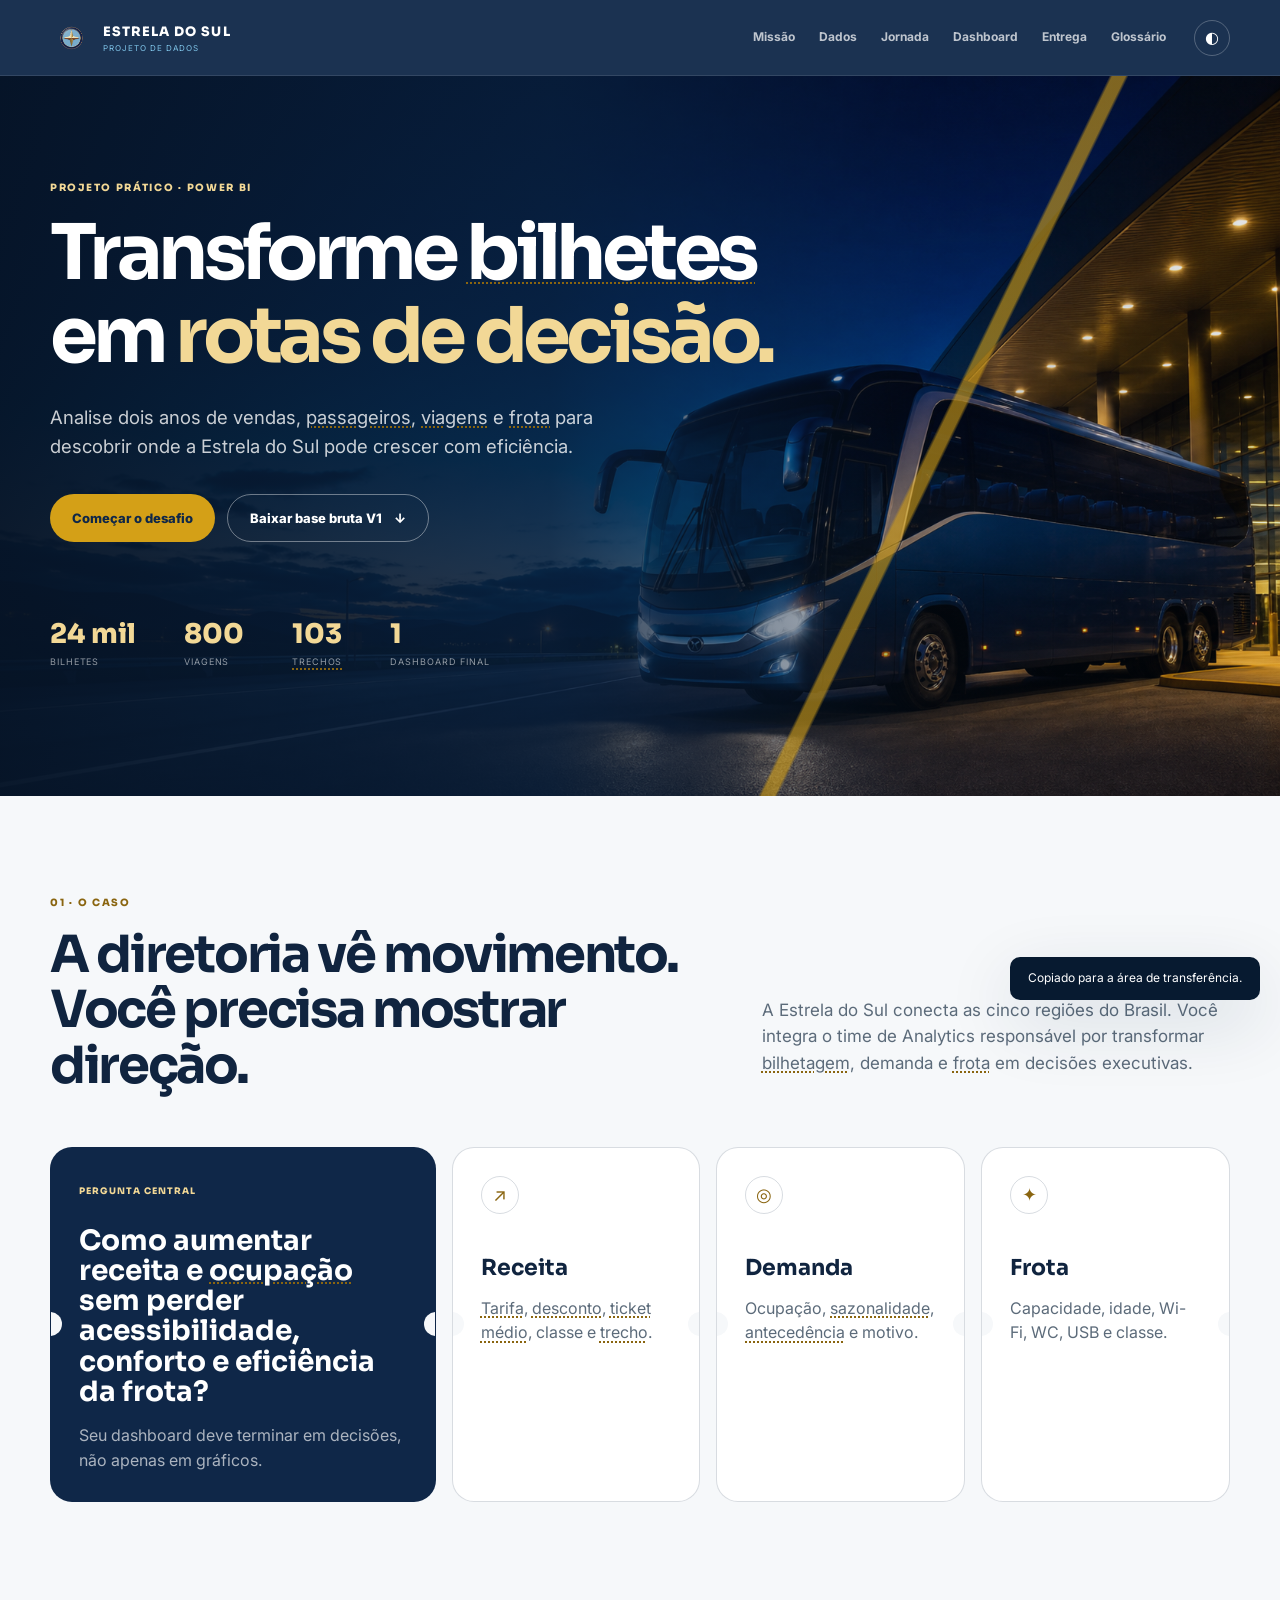
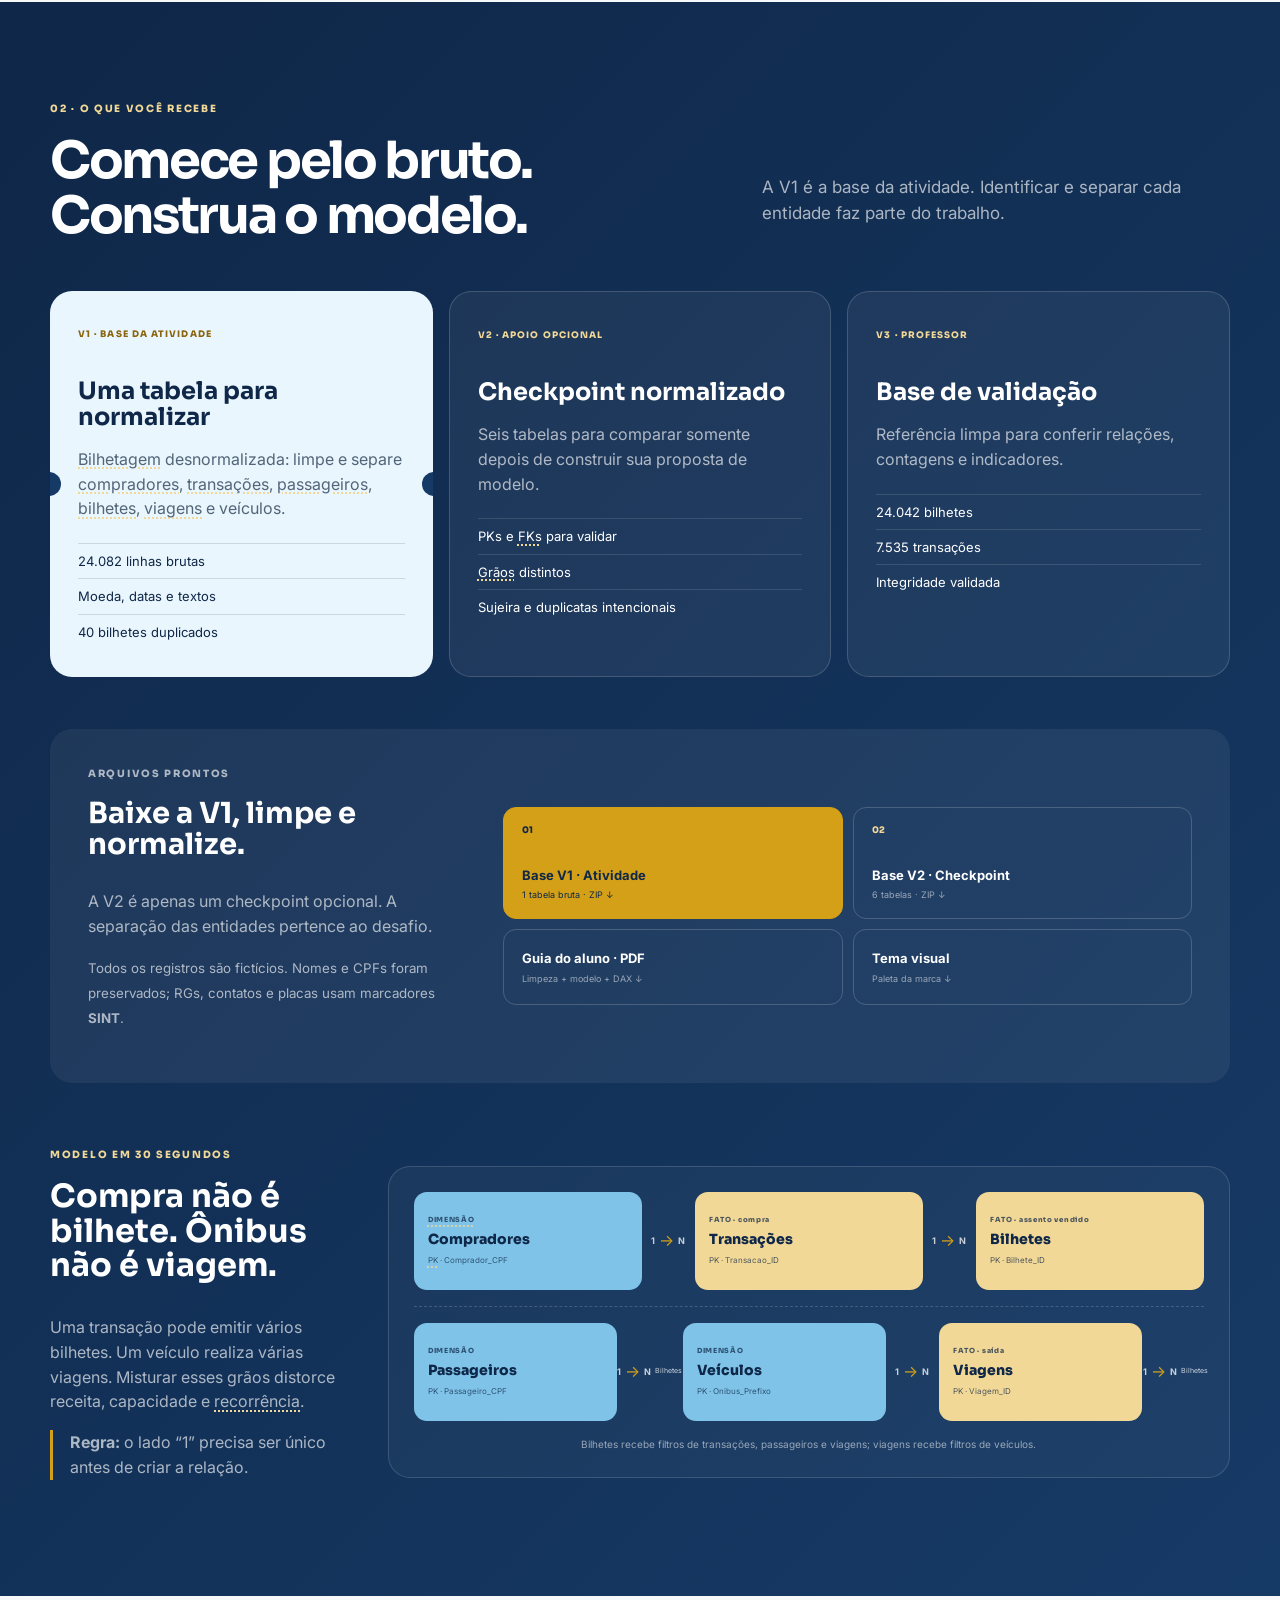
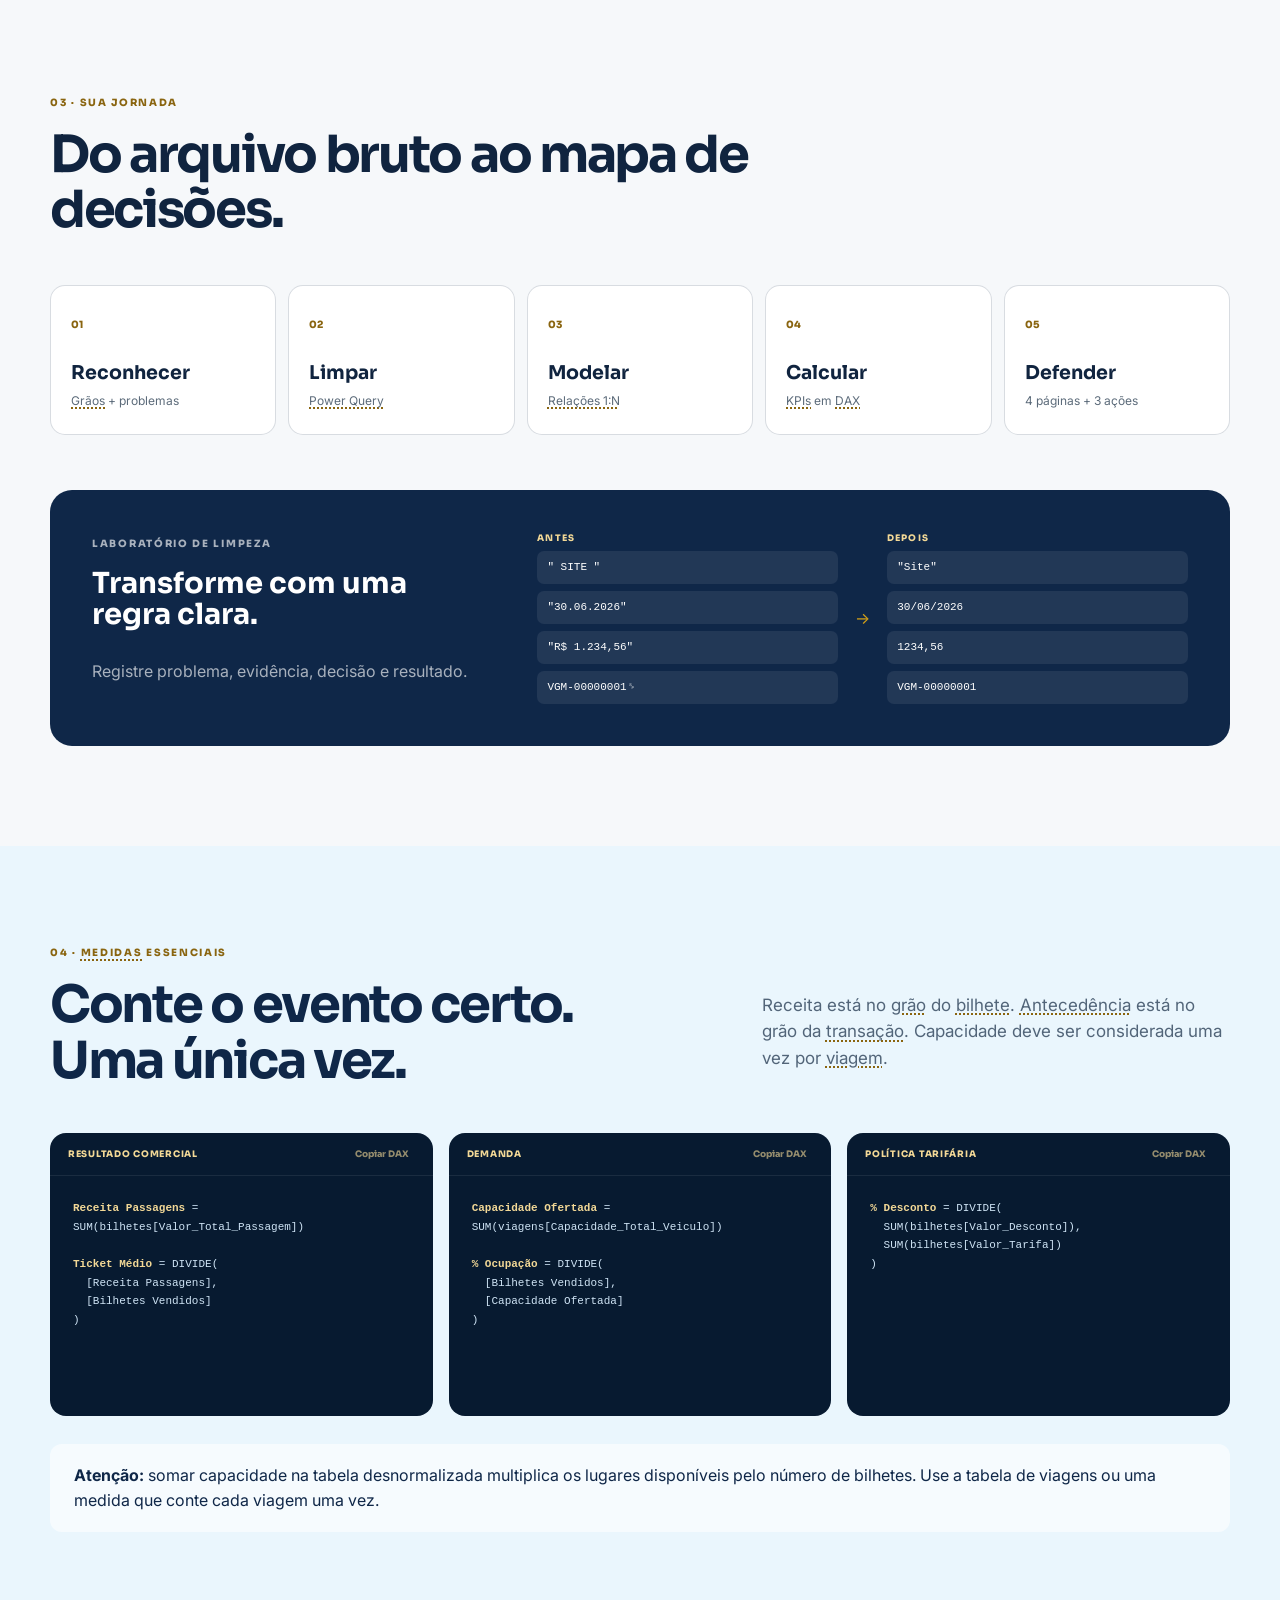
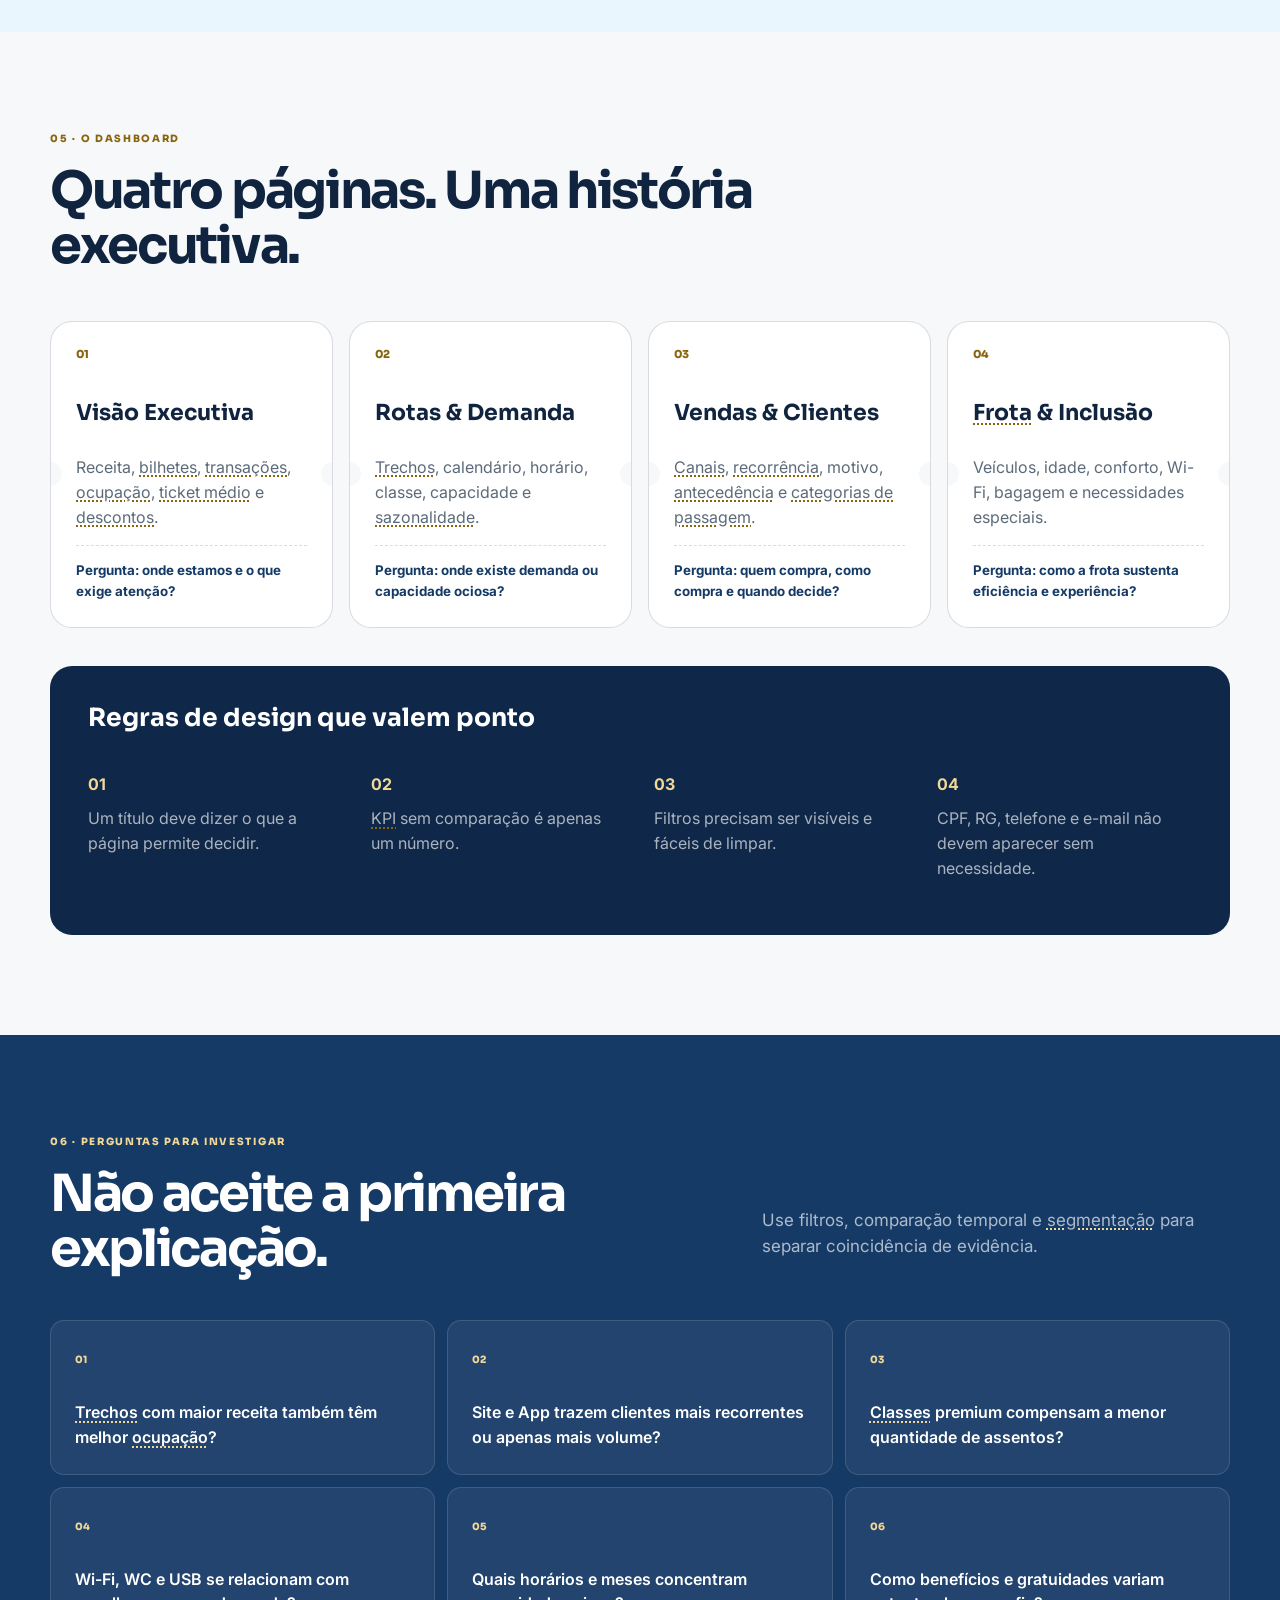
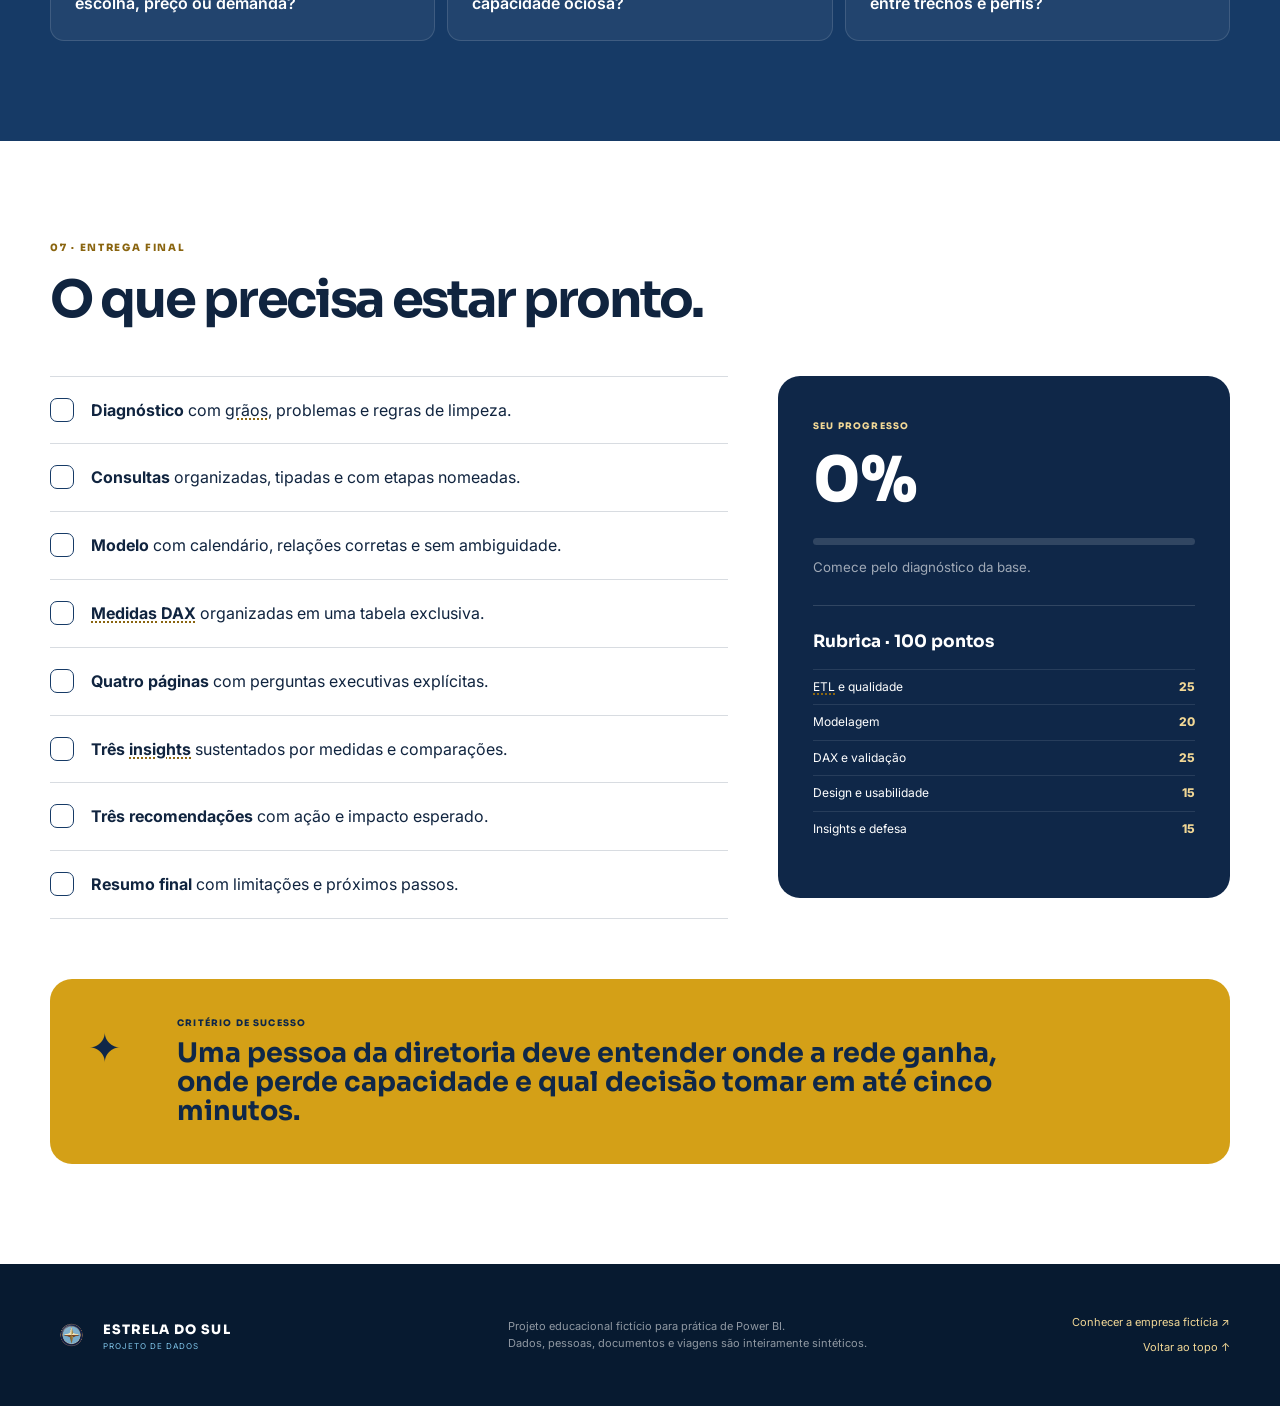
<file: index.html>
<!doctype html>
<html lang="pt-BR">
<head>
  <meta charset="utf-8">
  <meta name="viewport" content="width=device-width, initial-scale=1">
  <meta name="description" content="Desafio completo de Power BI com dados sintéticos de bilhetagem rodoviária da empresa fictícia Estrela do Sul.">
  <meta name="theme-color" content="#0f2748">
  <meta property="og:title" content="Estrela do Sul — Desafio Power BI">
  <meta property="og:description" content="Da bilhetagem à decisão: analise receita, demanda, clientes e frota.">
  <meta property="og:type" content="website">
  <meta property="og:url" content="https://profmv.github.io/kit-estrela-do-sul/">
  <meta property="og:image" content="https://profmv.github.io/kit-estrela-do-sul/assets/estrela-do-sul-hero.png">
  <link rel="canonical" href="https://profmv.github.io/kit-estrela-do-sul/">
  <link rel="icon" type="image/png" href="assets/logo-estreladosul.png">
  <title>Estrela do Sul — Desafio Power BI</title>
  <link rel="preconnect" href="https://fonts.googleapis.com">
  <link rel="preconnect" href="https://fonts.gstatic.com" crossorigin>
  <link href="https://fonts.googleapis.com/css2?family=Inter:wght@400;500;600;700&family=Sora:wght@600;700;800&display=swap" rel="stylesheet">
  <link rel="stylesheet" href="styles.css">
</head>
<body data-page="project">
  <a class="skip-link" href="#conteudo">Pular para o conteúdo</a>
  <div class="reading-progress" aria-hidden="true"><span id="readingBar"></span></div>
  <header class="topbar">
    <a class="brand" href="#inicio" aria-label="Estrela do Sul — início"><img src="assets/logo-estreladosul.png" alt=""><span><strong>Estrela do Sul</strong><small>Projeto de dados</small></span></a>
    <button class="menu-button" id="menuButton" type="button" aria-expanded="false" aria-controls="mainNav">Menu</button>
    <nav id="mainNav" aria-label="Navegação principal"><a href="#missao">Missão</a><a href="#dados">Dados</a><a href="#jornada">Jornada</a><a href="#dashboard">Dashboard</a><a href="#entrega">Entrega</a><a href="glossario.html">Glossário</a></nav>
    <button class="theme-button" id="themeButton" type="button" aria-label="Alternar tema">◐</button>
  </header>

  <main id="conteudo">
    <section class="hero" id="inicio">
      <img class="hero-image" src="assets/estrela-do-sul-hero.png" alt="Ônibus rodoviário moderno em um terminal ao anoitecer"><div class="hero-shade"></div>
      <div class="wrap hero-content">
        <p class="eyebrow">PROJETO PRÁTICO · POWER BI</p><h1>Transforme bilhetes em <em>rotas de decisão.</em></h1>
        <p class="hero-copy">Analise dois anos de vendas, passageiros, viagens e frota para descobrir onde a Estrela do Sul pode crescer com eficiência.</p>
        <div class="hero-actions"><a class="button primary" href="#missao">Começar o desafio</a><a class="button ghost" href="downloads/base-v1-iniciante.zip" download>Baixar base bruta V1 <span>↓</span></a></div>
        <dl class="hero-stats" aria-label="Resumo da base"><div><dt>24 mil</dt><dd>bilhetes</dd></div><div><dt>800</dt><dd>viagens</dd></div><div><dt>103</dt><dd>trechos</dd></div><div><dt>1</dt><dd>dashboard final</dd></div></dl>
      </div>
    </section>

    <section class="section intro" id="missao">
      <div class="wrap split-heading"><div><p class="eyebrow dark">01 · O CASO</p><h2>A diretoria vê movimento.<br>Você precisa mostrar direção.</h2></div><p class="section-lead">A Estrela do Sul conecta as cinco regiões do Brasil. Você integra o time de Analytics responsável por transformar bilhetagem, demanda e frota em decisões executivas.</p></div>
      <div class="wrap brief-grid">
        <article class="brief-card featured ticket-card"><span class="card-label">PERGUNTA CENTRAL</span><h3>Como aumentar receita e ocupação sem perder acessibilidade, conforto e eficiência da frota?</h3><p>Seu dashboard deve terminar em decisões, não apenas em gráficos.</p></article>
        <article class="brief-card ticket-card"><span class="icon-chip" aria-hidden="true">↗</span><h3>Receita</h3><p>Tarifa, desconto, ticket médio, classe e trecho.</p></article>
        <article class="brief-card ticket-card"><span class="icon-chip" aria-hidden="true">◎</span><h3>Demanda</h3><p>Ocupação, sazonalidade, antecedência e motivo.</p></article>
        <article class="brief-card ticket-card"><span class="icon-chip" aria-hidden="true">✦</span><h3>Frota</h3><p>Capacidade, idade, Wi-Fi, WC, USB e classe.</p></article>
      </div>
    </section>

    <section class="section data-section" id="dados">
      <div class="wrap">
        <p class="eyebrow">02 · O QUE VOCÊ RECEBE</p><div class="section-title-row"><h2>Comece pelo bruto. Construa o modelo.</h2><p>A V1 é a base da atividade. Identificar e separar cada entidade faz parte do trabalho.</p></div>
        <div class="version-grid">
          <article class="version-card recommended ticket-card"><span class="version-tag">V1 · BASE DA ATIVIDADE</span><h3>Uma tabela para normalizar</h3><p>Bilhetagem desnormalizada: limpe e separe compradores, transações, passageiros, bilhetes, viagens e veículos.</p><ul><li>24.082 linhas brutas</li><li>Moeda, datas e textos</li><li>40 bilhetes duplicados</li></ul></article>
          <article class="version-card"><span class="version-tag">V2 · APOIO OPCIONAL</span><h3>Checkpoint normalizado</h3><p>Seis tabelas para comparar somente depois de construir sua proposta de modelo.</p><ul><li>PKs e FKs para validar</li><li>Grãos distintos</li><li>Sujeira e duplicatas intencionais</li></ul></article>
          <article class="version-card"><span class="version-tag">V3 · PROFESSOR</span><h3>Base de validação</h3><p>Referência limpa para conferir relações, contagens e indicadores.</p><ul><li>24.042 bilhetes</li><li>7.535 transações</li><li>Integridade validada</li></ul></article>
        </div>
        <div class="download-panel">
          <div><p class="eyebrow">ARQUIVOS PRONTOS</p><h3>Baixe a V1, limpe e normalize.</h3><p>A V2 é apenas um checkpoint opcional. A separação das entidades pertence ao desafio.</p><p><small>Todos os registros são fictícios. Nomes e CPFs foram preservados; RGs, contatos e placas usam marcadores <strong>SINT</strong>.</small></p></div>
          <div class="download-links"><a class="download-main recommended-download" href="downloads/base-v1-iniciante.zip" download><b>01</b><strong>Base V1 · Atividade</strong><span>1 tabela bruta · ZIP ↓</span></a><a class="download-main" href="downloads/base-v2-desafio.zip" download><b>02</b><strong>Base V2 · Checkpoint</strong><span>6 tabelas · ZIP ↓</span></a><a href="downloads/GUIA_DO_ALUNO_POWERBI.pdf" download><strong>Guia do aluno · PDF</strong><span>Limpeza + modelo + DAX ↓</span></a><a href="assets/tema-estreladosul.json" download><strong>Tema visual</strong><span>Paleta da marca ↓</span></a></div>
        </div>
        <div class="schema" aria-label="Mapa dos relacionamentos sugeridos">
          <div class="schema-copy"><p class="eyebrow">MODELO EM 30 SEGUNDOS</p><h3>Compra não é bilhete. Ônibus não é viagem.</h3><p>Uma transação pode emitir vários bilhetes. Um veículo realiza várias viagens. Misturar esses grãos distorce receita, capacidade e recorrência.</p><p class="schema-tip"><strong>Regra:</strong> o lado “1” precisa ser único antes de criar a relação.</p></div>
          <div class="model-board">
            <div class="model-row main-model-row"><article class="model-node dim-node"><span>DIMENSÃO</span><strong>Compradores</strong><small>PK · Comprador_CPF</small></article><div class="model-link"><b>1</b><i>→</i><b>N</b></div><article class="model-node fact-node"><span>FATO · compra</span><strong>Transações</strong><small>PK · Transacao_ID</small></article><div class="model-link"><b>1</b><i>→</i><b>N</b></div><article class="model-node fact-node"><span>FATO · assento vendido</span><strong>Bilhetes</strong><small>PK · Bilhete_ID</small></article></div>
            <div class="model-row branch-model-row"><article class="model-node dim-node"><span>DIMENSÃO</span><strong>Passageiros</strong><small>PK · Passageiro_CPF</small></article><div class="model-link"><b>1</b><i>→</i><b>N</b><small>Bilhetes</small></div><article class="model-node dim-node"><span>DIMENSÃO</span><strong>Veículos</strong><small>PK · Onibus_Prefixo</small></article><div class="model-link"><b>1</b><i>→</i><b>N</b></div><article class="model-node fact-node"><span>FATO · saída</span><strong>Viagens</strong><small>PK · Viagem_ID</small></article><div class="model-link"><b>1</b><i>→</i><b>N</b><small>Bilhetes</small></div></div>
            <p class="model-caption">Bilhetes recebe filtros de transações, passageiros e viagens; viagens recebe filtros de veículos.</p>
          </div>
        </div>
      </div>
    </section>

    <section class="section journey" id="jornada"><div class="wrap"><p class="eyebrow dark">03 · SUA JORNADA</p><h2>Do arquivo bruto ao mapa de decisões.</h2>
      <div class="compact-steps"><article><span>01</span><h3>Reconhecer</h3><p>Grãos + problemas</p></article><article><span>02</span><h3>Limpar</h3><p>Power Query</p></article><article><span>03</span><h3>Modelar</h3><p>Relações 1:N</p></article><article><span>04</span><h3>Calcular</h3><p>KPIs em DAX</p></article><article><span>05</span><h3>Defender</h3><p>4 páginas + 3 ações</p></article></div>
      <div class="cleaning-lab"><div><p class="eyebrow">LABORATÓRIO DE LIMPEZA</p><h3>Transforme com uma regra clara.</h3><p>Registre problema, evidência, decisão e resultado.</p></div><div class="before-after"><div><span>ANTES</span><code>" SITE "</code><code>"30.06.2026"</code><code>"R$ 1.234,56"</code><code>VGM-00000001␠</code></div><div class="arrow" aria-hidden="true">→</div><div><span>DEPOIS</span><code>"Site"</code><code>30/06/2026</code><code>1234,56</code><code>VGM-00000001</code></div></div></div>
    </div></section>

    <section class="section dax-section" id="medidas"><div class="wrap"><div class="section-title-row"><div><p class="eyebrow">04 · MEDIDAS ESSENCIAIS</p><h2>Conte o evento certo. Uma única vez.</h2></div><p>Receita está no grão do bilhete. Antecedência está no grão da transação. Capacidade deve ser considerada uma vez por viagem.</p></div>
      <div class="dax-grid">
        <article class="dax-card"><div><span>Resultado comercial</span><button class="copy-button" data-copy="Receita Passagens =&#10;SUM(bilhetes[Valor_Total_Passagem])&#10;&#10;Ticket Médio =&#10;DIVIDE([Receita Passagens], [Bilhetes Vendidos])">Copiar DAX</button></div><pre><code><b>Receita Passagens</b> =
SUM(bilhetes[Valor_Total_Passagem])

<b>Ticket Médio</b> = DIVIDE(
  [Receita Passagens],
  [Bilhetes Vendidos]
)</code></pre></article>
        <article class="dax-card"><div><span>Demanda</span><button class="copy-button" data-copy="Capacidade Ofertada =&#10;SUM(viagens[Capacidade_Total_Veiculo])&#10;&#10;% Ocupação =&#10;DIVIDE([Bilhetes Vendidos], [Capacidade Ofertada])">Copiar DAX</button></div><pre><code><b>Capacidade Ofertada</b> =
SUM(viagens[Capacidade_Total_Veiculo])

<b>% Ocupação</b> = DIVIDE(
  [Bilhetes Vendidos],
  [Capacidade Ofertada]
)</code></pre></article>
        <article class="dax-card"><div><span>Política tarifária</span><button class="copy-button" data-copy="% Desconto =&#10;DIVIDE(&#10;  SUM(bilhetes[Valor_Desconto]),&#10;  SUM(bilhetes[Valor_Tarifa])&#10;)">Copiar DAX</button></div><pre><code><b>% Desconto</b> = DIVIDE(
  SUM(bilhetes[Valor_Desconto]),
  SUM(bilhetes[Valor_Tarifa])
)</code></pre></article>
      </div><p class="note"><strong>Atenção:</strong> somar capacidade na tabela desnormalizada multiplica os lugares disponíveis pelo número de bilhetes. Use a tabela de viagens ou uma medida que conte cada viagem uma vez.</p>
    </div></section>

    <section class="section dashboard-section" id="dashboard"><div class="wrap"><p class="eyebrow dark">05 · O DASHBOARD</p><h2>Quatro páginas. Uma história executiva.</h2>
      <div class="page-grid"><article class="page-card ticket-card"><span>01</span><h3>Visão Executiva</h3><p>Receita, bilhetes, transações, ocupação, ticket médio e descontos.</p><small>Pergunta: onde estamos e o que exige atenção?</small></article><article class="page-card ticket-card"><span>02</span><h3>Rotas &amp; Demanda</h3><p>Trechos, calendário, horário, classe, capacidade e sazonalidade.</p><small>Pergunta: onde existe demanda ou capacidade ociosa?</small></article><article class="page-card ticket-card"><span>03</span><h3>Vendas &amp; Clientes</h3><p>Canais, recorrência, motivo, antecedência e categorias de passagem.</p><small>Pergunta: quem compra, como compra e quando decide?</small></article><article class="page-card ticket-card"><span>04</span><h3>Frota &amp; Inclusão</h3><p>Veículos, idade, conforto, Wi-Fi, bagagem e necessidades especiais.</p><small>Pergunta: como a frota sustenta eficiência e experiência?</small></article></div>
      <div class="visual-rules"><h3>Regras de design que valem ponto</h3><div><p><strong>01</strong> Um título deve dizer o que a página permite decidir.</p><p><strong>02</strong> KPI sem comparação é apenas um número.</p><p><strong>03</strong> Filtros precisam ser visíveis e fáceis de limpar.</p><p><strong>04</strong> CPF, RG, telefone e e-mail não devem aparecer sem necessidade.</p></div></div>
    </div></section>

    <section class="section insight-section"><div class="wrap"><div class="section-title-row"><div><p class="eyebrow">06 · PERGUNTAS PARA INVESTIGAR</p><h2>Não aceite a primeira explicação.</h2></div><p>Use filtros, comparação temporal e segmentação para separar coincidência de evidência.</p></div>
      <div class="question-grid"><article><span>01</span><p>Trechos com maior receita também têm melhor ocupação?</p></article><article><span>02</span><p>Site e App trazem clientes mais recorrentes ou apenas mais volume?</p></article><article><span>03</span><p>Classes premium compensam a menor quantidade de assentos?</p></article><article><span>04</span><p>Wi-Fi, WC e USB se relacionam com escolha, preço ou demanda?</p></article><article><span>05</span><p>Quais horários e meses concentram capacidade ociosa?</p></article><article><span>06</span><p>Como benefícios e gratuidades variam entre trechos e perfis?</p></article></div>
    </div></section>

    <section class="section delivery" id="entrega"><div class="wrap"><p class="eyebrow dark">07 · ENTREGA FINAL</p><h2>O que precisa estar pronto.</h2>
      <div class="delivery-layout"><div class="checklist" id="checklist"><label><input type="checkbox" data-task="diagnosis"><span><strong>Diagnóstico</strong> com grãos, problemas e regras de limpeza.</span></label><label><input type="checkbox" data-task="query"><span><strong>Consultas</strong> organizadas, tipadas e com etapas nomeadas.</span></label><label><input type="checkbox" data-task="model"><span><strong>Modelo</strong> com calendário, relações corretas e sem ambiguidade.</span></label><label><input type="checkbox" data-task="dax"><span><strong>Medidas DAX</strong> organizadas em uma tabela exclusiva.</span></label><label><input type="checkbox" data-task="pages"><span><strong>Quatro páginas</strong> com perguntas executivas explícitas.</span></label><label><input type="checkbox" data-task="insights"><span><strong>Três insights</strong> sustentados por medidas e comparações.</span></label><label><input type="checkbox" data-task="actions"><span><strong>Três recomendações</strong> com ação e impacto esperado.</span></label><label><input type="checkbox" data-task="summary"><span><strong>Resumo final</strong> com limitações e próximos passos.</span></label></div>
        <aside class="score-card"><p>SEU PROGRESSO</p><strong id="progressValue">0%</strong><div class="progress-track"><span id="taskProgress"></span></div><small id="progressMessage">Comece pelo diagnóstico da base.</small><hr><h3>Rubrica · 100 pontos</h3><dl><div><dt>ETL e qualidade</dt><dd>25</dd></div><div><dt>Modelagem</dt><dd>20</dd></div><div><dt>DAX e validação</dt><dd>25</dd></div><div><dt>Design e usabilidade</dt><dd>15</dd></div><div><dt>Insights e defesa</dt><dd>15</dd></div></dl></aside></div>
      <div class="final-callout"><span aria-hidden="true">✦</span><div><p>CRITÉRIO DE SUCESSO</p><h3>Uma pessoa da diretoria deve entender onde a rede ganha, onde perde capacidade e qual decisão tomar em até cinco minutos.</h3></div></div>
    </div></section>
  </main>

  <footer><div class="wrap footer-grid"><div class="brand footer-brand"><img src="assets/logo-estreladosul.png" alt=""><span><strong>Estrela do Sul</strong><small>Projeto de dados</small></span></div><p>Projeto educacional fictício para prática de Power BI.<br>Dados, pessoas, documentos e viagens são inteiramente sintéticos.</p><div><a href="https://sitefic-estreladosul.onrender.com/" target="_blank" rel="noopener">Conhecer a empresa fictícia ↗</a><a href="#inicio">Voltar ao topo ↑</a></div></div></footer>
  <div class="toast" id="toast" role="status" aria-live="polite">Copiado para a área de transferência.</div><script src="script.js" defer></script>
</body>
</html>
</file>
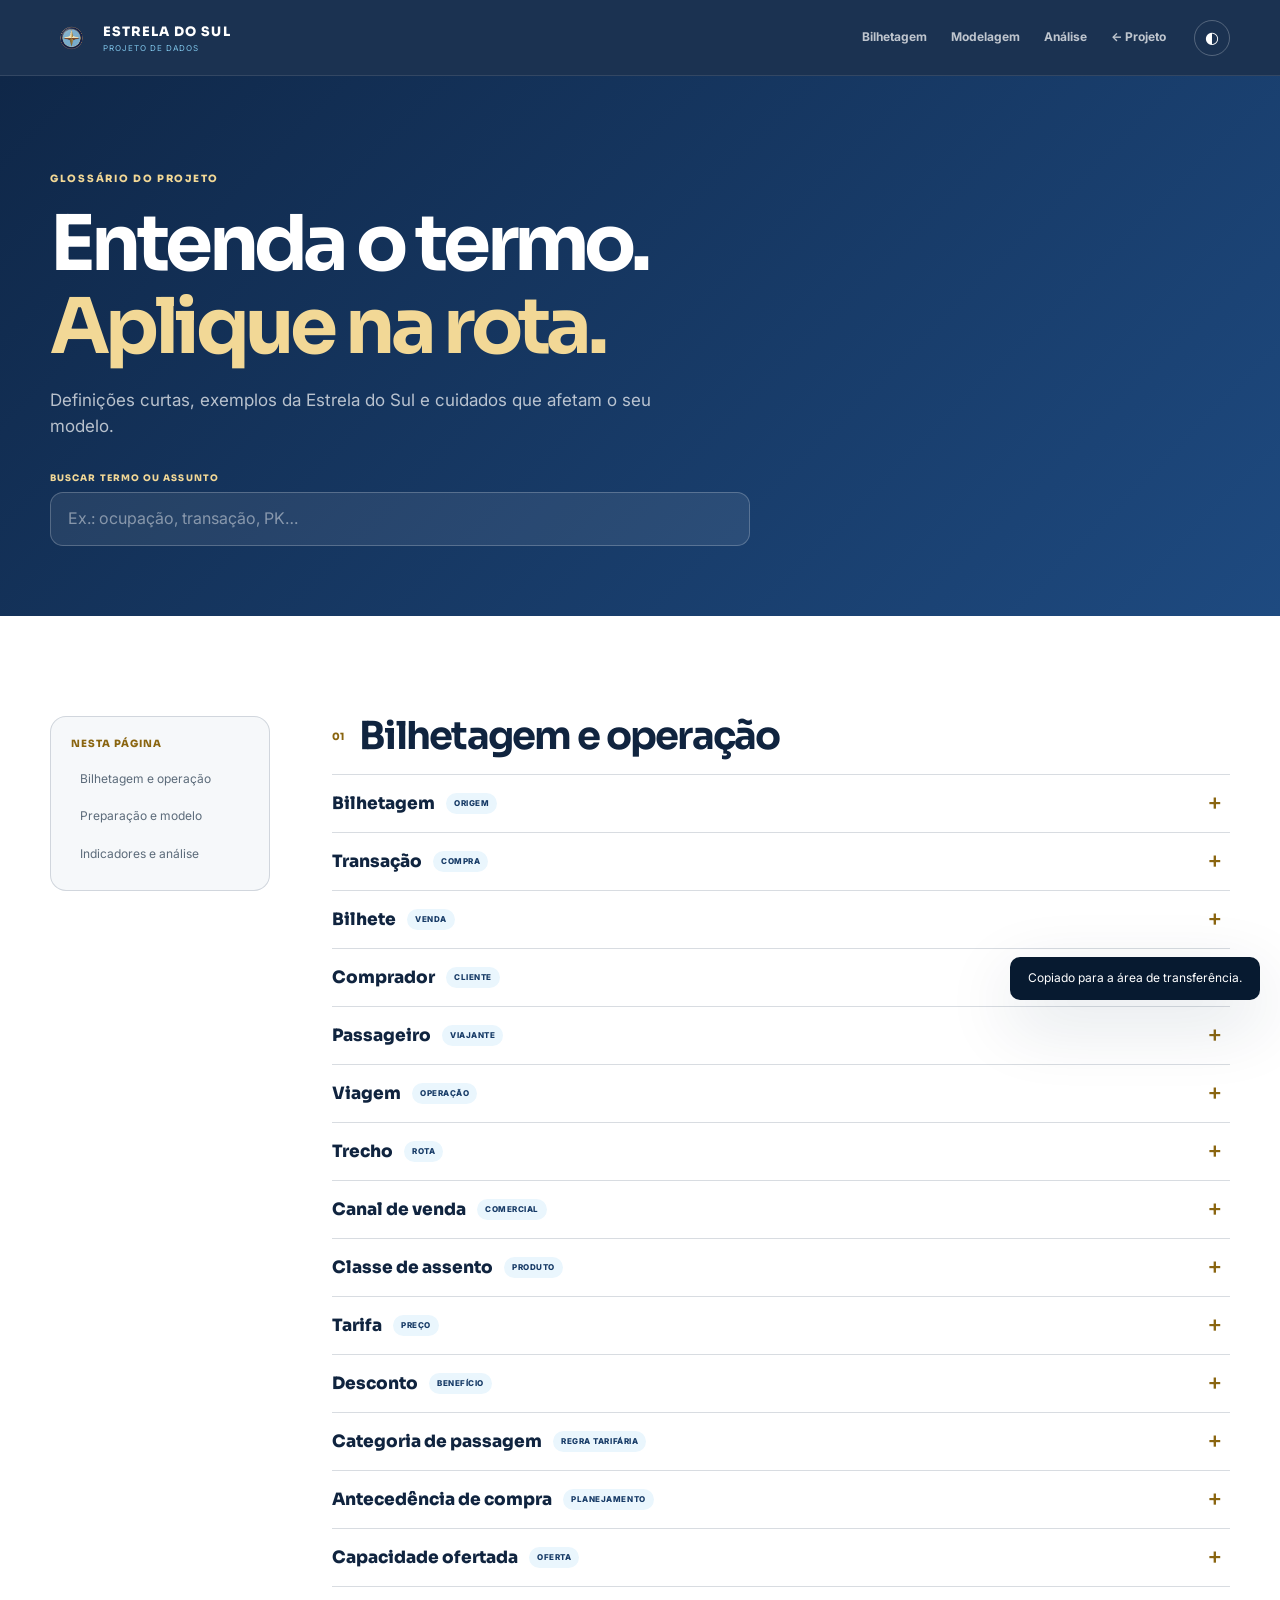
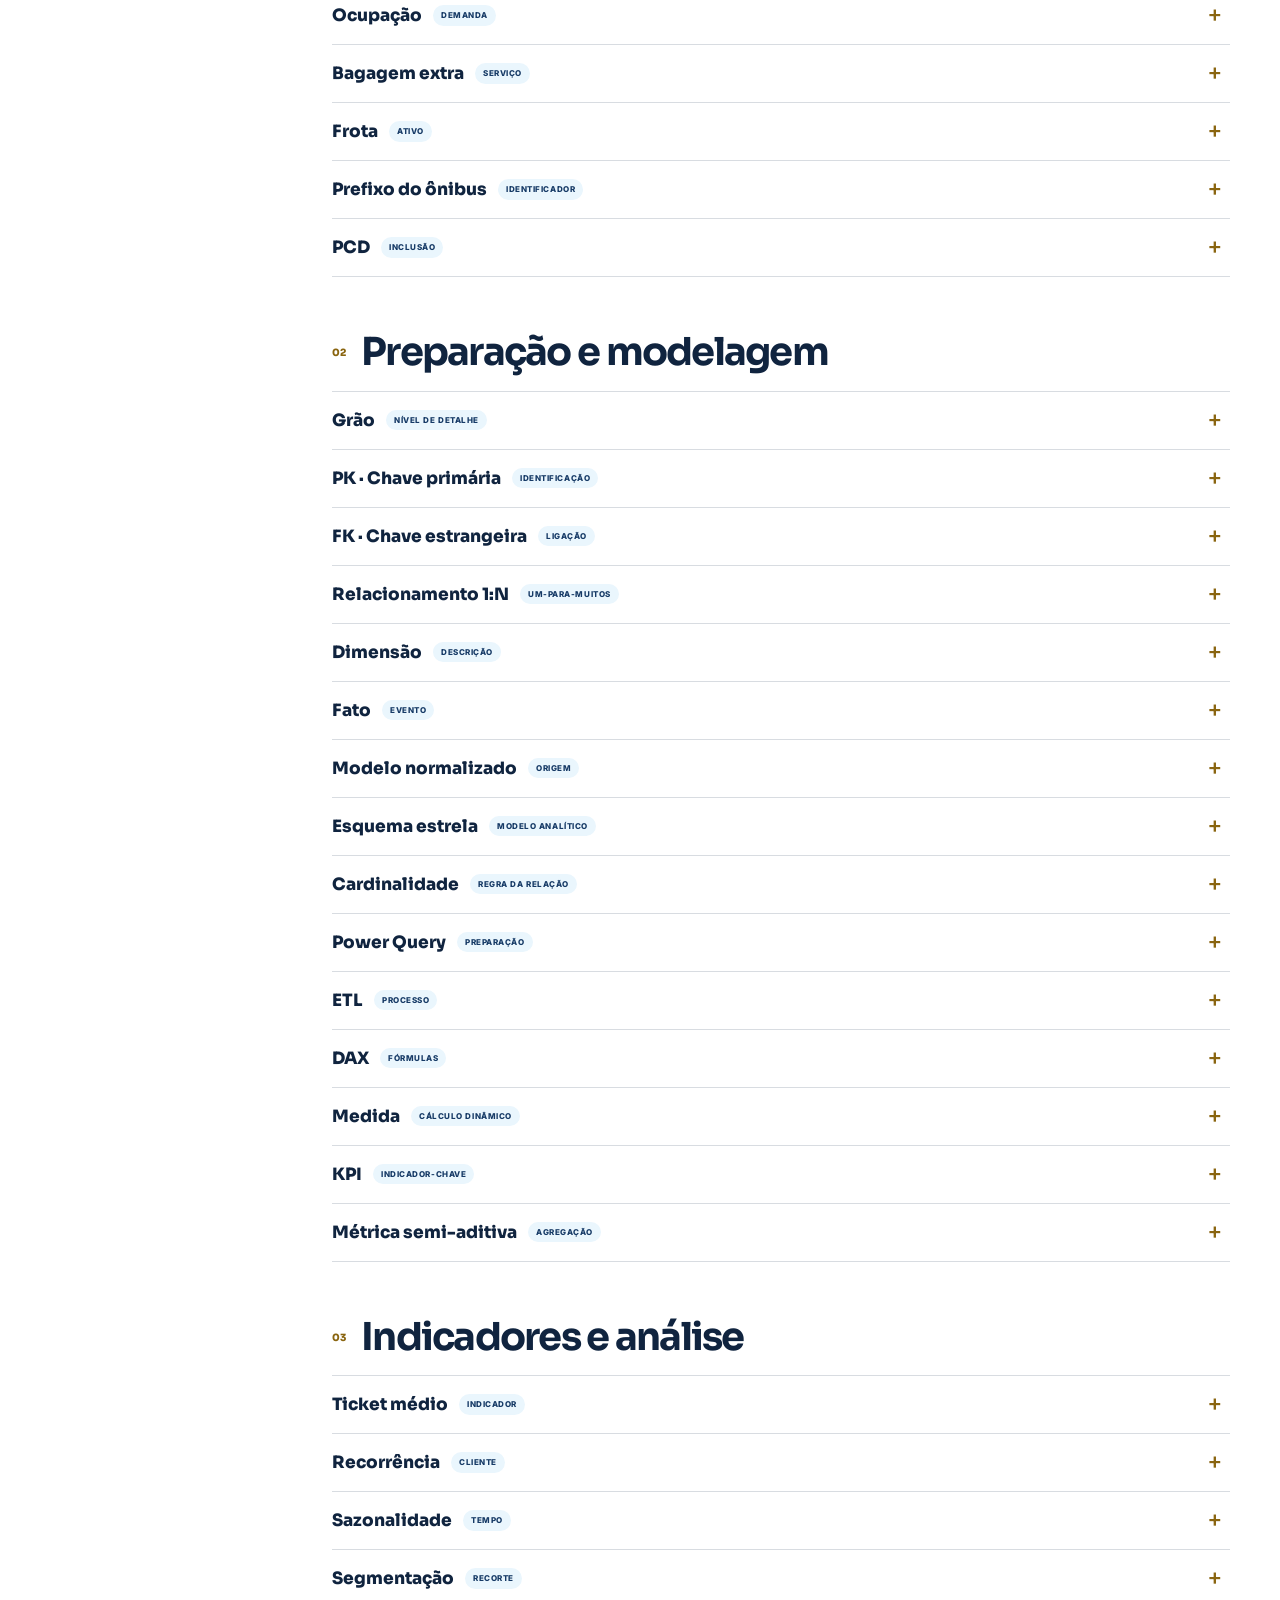
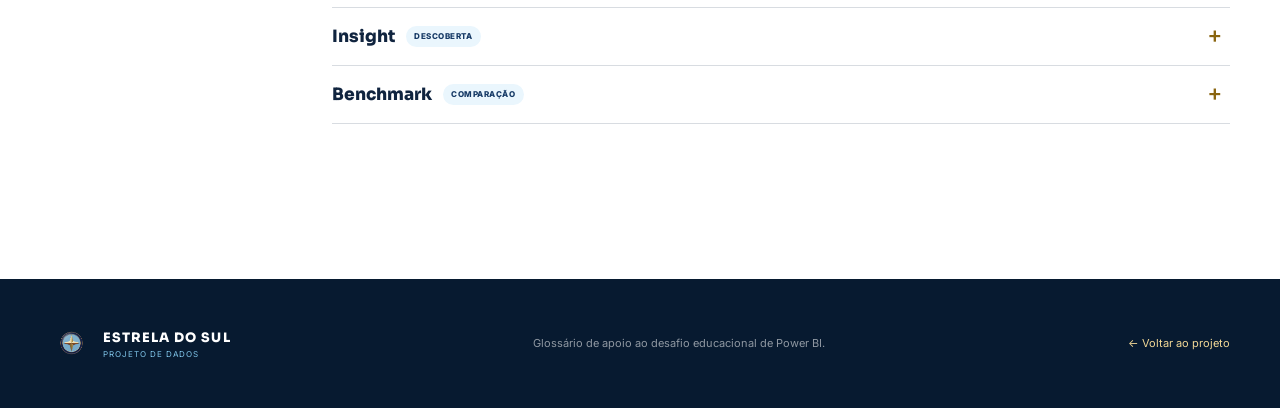
<file: glossario.html>
<!doctype html>
<html lang="pt-BR">
<head>
  <meta charset="utf-8"><meta name="viewport" content="width=device-width, initial-scale=1">
  <meta name="description" content="Glossário contextual do desafio Power BI Estrela do Sul."><meta name="theme-color" content="#0f2748">
  <title>Glossário — Estrela do Sul</title>
  <link rel="canonical" href="https://profmv.github.io/kit-estrela-do-sul/glossario.html">
  <link rel="icon" type="image/png" href="assets/logo-estreladosul.png">
  <link rel="preconnect" href="https://fonts.googleapis.com"><link rel="preconnect" href="https://fonts.gstatic.com" crossorigin>
  <link href="https://fonts.googleapis.com/css2?family=Inter:wght@400;500;600;700&family=Sora:wght@600;700;800&display=swap" rel="stylesheet"><link rel="stylesheet" href="styles.css">
</head>
<body data-page="glossary">
  <a class="skip-link" href="#glossario">Pular para o conteúdo</a><div class="reading-progress" aria-hidden="true"><span id="readingBar"></span></div>
  <header class="topbar">
    <a class="brand" href="index.html" aria-label="Estrela do Sul — voltar ao projeto"><img src="assets/logo-estreladosul.png" alt=""><span><strong>Estrela do Sul</strong><small>Projeto de dados</small></span></a>
    <button class="menu-button" id="menuButton" type="button" aria-expanded="false" aria-controls="mainNav">Menu</button>
    <nav id="mainNav" aria-label="Navegação do glossário"><a href="#negocio">Bilhetagem</a><a href="#modelagem">Modelagem</a><a href="#analise">Análise</a><a href="index.html">← Projeto</a></nav>
    <button class="theme-button" id="themeButton" type="button" aria-label="Alternar tema">◐</button>
  </header>

  <main id="glossario">
    <section class="glossary-hero"><div class="wrap"><p class="eyebrow">GLOSSÁRIO DO PROJETO</p><h1>Entenda o termo.<br><em>Aplique na rota.</em></h1><p>Definições curtas, exemplos da Estrela do Sul e cuidados que afetam o seu modelo.</p><label class="glossary-search"><span>Buscar termo ou assunto</span><input id="glossarySearch" type="search" placeholder="Ex.: ocupação, transação, PK…" autocomplete="off"></label></div></section>
    <section class="section glossary-content"><div class="wrap glossary-layout">
      <aside class="glossary-index" aria-label="Categorias"><strong>Nesta página</strong><a href="#negocio">Bilhetagem e operação</a><a href="#modelagem">Preparação e modelo</a><a href="#analise">Indicadores e análise</a></aside>
      <div class="glossary-groups"><p class="glossary-empty" id="glossaryEmpty" hidden>Nenhum termo encontrado. Tente outra palavra.</p>

        <section class="glossary-group" id="negocio"><div class="glossary-group-title"><span>01</span><h2>Bilhetagem e operação</h2></div>
          <details class="glossary-card" id="bilhetagem"><summary><span>Bilhetagem</span><small>Origem</small></summary><div><p>Processo que registra compra, emissão e uso de passagens.</p><dl><div><dt>No projeto</dt><dd>Reúne transações, bilhetes, passageiros e viagens.</dd></div><div><dt>Cuidado</dt><dd>Uma compra pode emitir vários bilhetes.</dd></div></dl></div></details>
          <details class="glossary-card" id="transacao"><summary><span>Transação</span><small>Compra</small></summary><div><p>Evento comercial em que um comprador adquire uma ou mais passagens.</p><dl><div><dt>Grão</dt><dd>Uma linha por <code>Transacao_ID</code>.</dd></div><div><dt>Cuidado</dt><dd>Não contar cada bilhete como uma nova compra.</dd></div></dl></div></details>
          <details class="glossary-card" id="bilhete"><summary><span>Bilhete</span><small>Venda</small></summary><div><p>Direito de um passageiro ocupar um assento em uma viagem específica.</p><dl><div><dt>Grão</dt><dd>Uma linha por <code>Bilhete_ID</code>.</dd></div><div><dt>Medidas</dt><dd>Receita, desconto e quantidade vendida.</dd></div></dl></div></details>
          <details class="glossary-card" id="comprador"><summary><span>Comprador</span><small>Cliente</small></summary><div><p>Pessoa que realiza e paga a transação.</p><dl><div><dt>No projeto</dt><dd>Pode comprar para si ou para outra pessoa.</dd></div><div><dt>Análise</dt><dd>Canal, frequência e recorrência de compra.</dd></div></dl></div></details>
          <details class="glossary-card" id="passageiro"><summary><span>Passageiro</span><small>Viajante</small></summary><div><p>Pessoa que efetivamente ocupa o assento e realiza a viagem.</p><dl><div><dt>No projeto</dt><dd>Possui perfil, faixa etária e necessidades.</dd></div><div><dt>Cuidado</dt><dd>Não confundir passageiro com comprador.</dd></div></dl></div></details>
          <details class="glossary-card" id="viagem"><summary><span>Viagem</span><small>Operação</small></summary><div><p>Saída programada com data, horário, trecho, veículo e capacidade.</p><dl><div><dt>Grão</dt><dd>Uma linha por <code>Viagem_ID</code>.</dd></div><div><dt>Medidas</dt><dd>Capacidade, ocupação e receita por saída.</dd></div></dl></div></details>
          <details class="glossary-card" id="trecho"><summary><span>Trecho</span><small>Rota</small></summary><div><p>Par origem-destino atendido pela empresa.</p><dl><div><dt>No projeto</dt><dd>Há 103 trechos distintos.</dd></div><div><dt>Análise</dt><dd>Comparar receita, demanda, classe e ocupação.</dd></div></dl></div></details>
          <details class="glossary-card" id="canal-venda"><summary><span>Canal de venda</span><small>Comercial</small></summary><div><p>Meio usado para realizar a compra.</p><dl><div><dt>Valores</dt><dd>Site, App, Guichê, Televendas e Parceiros/Agências.</dd></div><div><dt>Análise</dt><dd>Volume, receita, antecedência e recorrência.</dd></div></dl></div></details>
          <details class="glossary-card" id="classe-assento"><summary><span>Classe de assento</span><small>Produto</small></summary><div><p>Nível de conforto comercializado no bilhete.</p><dl><div><dt>Valores</dt><dd>Convencional, Executivo, Semi-Leito, Leito e Leito-Cama.</dd></div><div><dt>Análise</dt><dd>Preço, capacidade e demanda variam por classe.</dd></div></dl></div></details>
          <details class="glossary-card" id="tarifa"><summary><span>Tarifa</span><small>Preço</small></summary><div><p>Valor original da passagem antes de descontos.</p><dl><div><dt>Campo</dt><dd><code>Valor_Tarifa</code>.</dd></div><div><dt>Cuidado</dt><dd>Tarifa bruta não é receita líquida.</dd></div></dl></div></details>
          <details class="glossary-card" id="desconto"><summary><span>Desconto</span><small>Benefício</small></summary><div><p>Valor abatido da tarifa conforme a categoria da passagem.</p><dl><div><dt>Regra</dt><dd>Total = tarifa − desconto.</dd></div><div><dt>Cuidado</dt><dd>Nem todo desconto é perda evitável.</dd></div></dl></div></details>
          <details class="glossary-card" id="categoria-passagem"><summary><span>Categoria de passagem</span><small>Regra tarifária</small></summary><div><p>Condição comercial ou legal aplicada ao bilhete.</p><dl><div><dt>Exemplos</dt><dd>Inteira, Meia-Estudante, PCD e Gratuidade-Idoso.</dd></div><div><dt>Análise</dt><dd>Impacto em desconto, receita e inclusão.</dd></div></dl></div></details>
          <details class="glossary-card" id="antecedencia-compra"><summary><span>Antecedência de compra</span><small>Planejamento</small></summary><div><p>Dias entre a compra e a data da viagem.</p><dl><div><dt>Grão</dt><dd>Deve ser analisada por transação.</dd></div><div><dt>Uso</dt><dd>Entender previsão e comportamento da demanda.</dd></div></dl></div></details>
          <details class="glossary-card" id="capacidade-ofertada"><summary><span>Capacidade ofertada</span><small>Oferta</small></summary><div><p>Total de assentos disponibilizados nas viagens.</p><dl><div><dt>Regra</dt><dd>Contar a capacidade uma vez por viagem.</dd></div><div><dt>Risco</dt><dd>Somar na V1 multiplica a capacidade por bilhete.</dd></div></dl></div></details>
          <details class="glossary-card" id="ocupacao"><summary><span>Ocupação</span><small>Demanda</small></summary><div><p>Percentual de assentos ofertados que foram vendidos.</p><dl><div><dt>Fórmula</dt><dd>Bilhetes ÷ capacidade ofertada.</dd></div><div><dt>Leitura</dt><dd>Interpretar junto a preço, classe e trecho.</dd></div></dl></div></details>
          <details class="glossary-card" id="bagagem-extra"><summary><span>Bagagem extra</span><small>Serviço</small></summary><div><p>Indicador de bilhete com serviço adicional de bagagem.</p><dl><div><dt>No projeto</dt><dd>Campo Sim/Não no bilhete.</dd></div><div><dt>Análise</dt><dd>Comparar classe, motivo e perfil.</dd></div></dl></div></details>
          <details class="glossary-card" id="frota"><summary><span>Frota</span><small>Ativo</small></summary><div><p>Conjunto de ônibus disponíveis para realizar viagens.</p><dl><div><dt>Atributos</dt><dd>Modelo, ano, capacidade e opcionais.</dd></div><div><dt>No período</dt><dd>149 dos 150 veículos cadastrados foram utilizados.</dd></div></dl></div></details>
          <details class="glossary-card" id="prefixo-onibus"><summary><span>Prefixo do ônibus</span><small>Identificador</small></summary><div><p>Código operacional único atribuído a um veículo.</p><dl><div><dt>Chave</dt><dd><code>Onibus_Prefixo</code>.</dd></div><div><dt>Relação</dt><dd>Um veículo pode realizar várias viagens.</dd></div></dl></div></details>
          <details class="glossary-card" id="pcd"><summary><span>PCD</span><small>Inclusão</small></summary><div><p>PCD significa <em>Pessoa com Deficiência</em>.</p><dl><div><dt>No projeto</dt><dd>Categoria e indicador de necessidade especial.</dd></div><div><dt>Cuidado</dt><dd>Apresentar somente agregados, preservando privacidade.</dd></div></dl></div></details>
        </section>

        <section class="glossary-group" id="modelagem"><div class="glossary-group-title"><span>02</span><h2>Preparação e modelagem</h2></div>
          <details class="glossary-card" id="grao"><summary><span>Grão</span><small>Nível de detalhe</small></summary><div><p>Define o que uma linha representa.</p><dl><div><dt>Exemplos</dt><dd>Uma compra, um bilhete, uma viagem ou um veículo.</dd></div><div><dt>Risco</dt><dd>Misturar grãos duplica valores.</dd></div></dl></div></details>
          <details class="glossary-card" id="pk"><summary><span>PK · Chave primária</span><small>Identificação</small></summary><div><p>PK vem de <em>Primary Key</em>: identifica cada linha sem repetição.</p><dl><div><dt>Exemplo</dt><dd><code>Bilhete_ID</code>.</dd></div><div><dt>Validação</dt><dd>Única e não vazia no lado 1.</dd></div></dl></div></details>
          <details class="glossary-card" id="fk"><summary><span>FK · Chave estrangeira</span><small>Ligação</small></summary><div><p>FK vem de <em>Foreign Key</em>: aponta para a PK de outra tabela.</p><dl><div><dt>Exemplo</dt><dd><code>bilhetes[Viagem_ID]</code>.</dd></div><div><dt>Risco</dt><dd>Espaços criam linhas órfãs.</dd></div></dl></div></details>
          <details class="glossary-card" id="relacao-1-n"><summary><span>Relacionamento 1:N</span><small>Um-para-muitos</small></summary><div><p>Uma linha do lado 1 pode se relacionar a várias do lado N.</p><dl><div><dt>Exemplo</dt><dd>Uma transação emite vários bilhetes.</dd></div><div><dt>Regra</dt><dd>O lado 1 precisa ser único.</dd></div></dl></div></details>
          <details class="glossary-card" id="dimensao"><summary><span>Dimensão</span><small>Descrição</small></summary><div><p>Tabela usada para filtrar, agrupar e explicar resultados.</p><dl><div><dt>Exemplos</dt><dd>Compradores, Passageiros e Veículos.</dd></div><div><dt>Uso</dt><dd>Receita por perfil ou modelo.</dd></div></dl></div></details>
          <details class="glossary-card" id="fato"><summary><span>Fato</span><small>Evento</small></summary><div><p>Tabela que registra eventos mensuráveis.</p><dl><div><dt>Exemplos</dt><dd>Bilhetes, Transações e Viagens.</dd></div><div><dt>Cuidado</dt><dd>Cada fato possui seu próprio grão.</dd></div></dl></div></details>
          <details class="glossary-card" id="modelo-normalizado"><summary><span>Modelo normalizado</span><small>Origem</small></summary><div><p>Assuntos separados em tabelas para reduzir repetição.</p><dl><div><dt>No projeto</dt><dd>A V2 possui seis arquivos.</dd></div><div><dt>Benefício</dt><dd>Chaves e atributos ficam consistentes.</dd></div></dl></div></details>
          <details class="glossary-card" id="esquema-estrela"><summary><span>Esquema estrela</span><small>Modelo analítico</small></summary><div><p>Fatos no centro e dimensões ao redor.</p><dl><div><dt>Objetivo</dt><dd>Simplificar filtros e medidas.</dd></div><div><dt>Cuidado</dt><dd>Preservar os grãos ao reorganizar.</dd></div></dl></div></details>
          <details class="glossary-card" id="cardinalidade"><summary><span>Cardinalidade</span><small>Regra da relação</small></summary><div><p>Informa quantas linhas podem se relacionar entre tabelas.</p><dl><div><dt>No projeto</dt><dd>As relações esperadas são 1:N.</dd></div><div><dt>Alerta</dt><dd>Muitos-para-muitos pode indicar duplicata.</dd></div></dl></div></details>
          <details class="glossary-card" id="power-query"><summary><span>Power Query</span><small>Preparação</small></summary><div><p>Área usada para importar, limpar e tipar os dados.</p><dl><div><dt>No projeto</dt><dd>Aparar chaves, converter moeda e remover duplicatas.</dd></div><div><dt>Boa prática</dt><dd>Nomear etapas pela regra aplicada.</dd></div></dl></div></details>
          <details class="glossary-card" id="etl"><summary><span>ETL</span><small>Processo</small></summary><div><p><em>Extract, Transform, Load</em>: extrair, transformar e carregar.</p><dl><div><dt>No projeto</dt><dd>Arquivos → Power Query → modelo.</dd></div><div><dt>Objetivo</dt><dd>Repetir o tratamento a cada atualização.</dd></div></dl></div></details>
          <details class="glossary-card" id="dax"><summary><span>DAX</span><small>Fórmulas</small></summary><div><p><em>Data Analysis Expressions</em>: linguagem usada para criar medidas.</p><dl><div><dt>No projeto</dt><dd>Receita, ocupação e ticket médio.</dd></div><div><dt>Boa prática</dt><dd>Medidas em tabela exclusiva.</dd></div></dl></div></details>
          <details class="glossary-card" id="medida"><summary><span>Medida</span><small>Cálculo dinâmico</small></summary><div><p>Cálculo avaliado conforme filtros e contexto.</p><dl><div><dt>Exemplo</dt><dd>Receita muda por trecho e período.</dd></div><div><dt>Cuidado</dt><dd>Não criar coluna calculada para tudo.</dd></div></dl></div></details>
          <details class="glossary-card" id="kpi"><summary><span>KPI</span><small>Indicador-chave</small></summary><div><p><em>Key Performance Indicator</em>: indicador ligado a um objetivo.</p><dl><div><dt>No projeto</dt><dd>Ocupação, receita e vendas digitais.</dd></div><div><dt>Leitura</dt><dd>Mostrar meta ou comparação.</dd></div></dl></div></details>
          <details class="glossary-card" id="semi-aditiva"><summary><span>Métrica semi-aditiva</span><small>Agregação</small></summary><div><p>Métrica que não pode ser somada em qualquer dimensão.</p><dl><div><dt>No projeto</dt><dd>Capacidade deve contar uma vez por viagem.</dd></div><div><dt>Risco</dt><dd>A V1 repete capacidade por bilhete.</dd></div></dl></div></details>
        </section>

        <section class="glossary-group" id="analise"><div class="glossary-group-title"><span>03</span><h2>Indicadores e análise</h2></div>
          <details class="glossary-card" id="ticket-medio"><summary><span>Ticket médio</span><small>Indicador</small></summary><div><p>Receita média por bilhete vendido.</p><dl><div><dt>Fórmula</dt><dd>Receita ÷ bilhetes.</dd></div><div><dt>Uso</dt><dd>Comparar classe, canal e trecho.</dd></div></dl></div></details>
          <details class="glossary-card" id="recorrencia"><summary><span>Recorrência</span><small>Cliente</small></summary><div><p>Frequência com que um comprador volta a comprar.</p><dl><div><dt>Grão</dt><dd>Transações distintas por comprador.</dd></div><div><dt>Uso</dt><dd>Identificar compradores ocasionais e fiéis.</dd></div></dl></div></details>
          <details class="glossary-card" id="sazonalidade"><summary><span>Sazonalidade</span><small>Tempo</small></summary><div><p>Padrão de alta e baixa demanda no calendário.</p><dl><div><dt>Exemplos</dt><dd>Mês, feriado e dia da semana.</dd></div><div><dt>Uso</dt><dd>Planejar capacidade e preços.</dd></div></dl></div></details>
          <details class="glossary-card" id="segmentacao"><summary><span>Segmentação</span><small>Recorte</small></summary><div><p>Divisão da análise em grupos comparáveis.</p><dl><div><dt>Exemplos</dt><dd>Canal, classe, motivo e faixa etária.</dd></div><div><dt>Uso</dt><dd>Encontrar padrões escondidos na média.</dd></div></dl></div></details>
          <details class="glossary-card" id="insight"><summary><span>Insight</span><small>Descoberta</small></summary><div><p>Conclusão que explica um comportamento e orienta uma ação.</p><dl><div><dt>Estrutura</dt><dd>O que aconteceu, onde, quanto e por quê.</dd></div><div><dt>Entrega</dt><dd>Pelo menos três insights sustentados.</dd></div></dl></div></details>
          <details class="glossary-card" id="benchmark"><summary><span>Benchmark</span><small>Comparação</small></summary><div><p>Referência usada para interpretar desempenho.</p><dl><div><dt>Exemplos</dt><dd>Período anterior, média ou melhor trecho.</dd></div><div><dt>Importância</dt><dd>Número isolado não diz se o resultado é bom.</dd></div></dl></div></details>
        </section>
      </div>
    </div></section>
  </main>
  <footer><div class="wrap footer-grid"><div class="brand footer-brand"><img src="assets/logo-estreladosul.png" alt=""><span><strong>Estrela do Sul</strong><small>Projeto de dados</small></span></div><p>Glossário de apoio ao desafio educacional de Power BI.</p><div><a href="index.html">← Voltar ao projeto</a></div></div></footer>
  <div class="toast" id="toast" role="status" aria-live="polite">Copiado para a área de transferência.</div><script src="script.js" defer></script>
</body>
</html>
</file>
<file: styles.css>
:root {
  color-scheme: light;
  --navy: #0f2748;
  --navy-2: #163a66;
  --navy-soft: #1e4a80;
  --sky: #7fc4e8;
  --sky-light: #eaf6fd;
  --sky-lighter: #f5fafd;
  --gold: #d4a017;
  --gold-dark: #8a6510;
  --gold-light: #f2d896;
  --paper: #f6f8fa;
  --paper-2: #fff;
  --ink: #10243f;
  --muted: #5c6b7a;
  --line: rgba(15,39,72,.16);
  --shadow: 0 22px 70px rgba(15,39,72,.14);
  --radius: 22px;
}

* { box-sizing: border-box; }
html { scroll-behavior: smooth; scroll-padding-top: 82px; }
body { margin: 0; color: var(--ink); background: var(--paper); font-family: Inter, sans-serif; line-height: 1.55; -webkit-font-smoothing: antialiased; }
body.dark { --paper: #091b31; --paper-2: #102b4b; --ink: #f3f8fc; --muted: #b0c1d0; --line: rgba(255,255,255,.15); --shadow: 0 22px 70px rgba(0,0,0,.3); }
a { color: inherit; } button,input { font: inherit; } img { display: block; max-width: 100%; }
.wrap { width: min(1180px, calc(100% - 40px)); margin-inline: auto; }
.skip-link { position: fixed; left: 12px; top: -60px; z-index: 100; padding: 10px 14px; color: #111; background: white; border-radius: 8px; }.skip-link:focus { top: 12px; }
.reading-progress { position: fixed; z-index: 60; inset: 0 0 auto; height: 3px; }.reading-progress span { display: block; width: 0; height: 100%; background: var(--gold); }

.topbar { min-height: 76px; position: sticky; top: 0; z-index: 40; display: flex; align-items: center; gap: 28px; padding: 0 max(20px, calc((100% - 1180px)/2)); color: white; background: rgba(15,39,72,.95); backdrop-filter: blur(18px); border-bottom: 1px solid rgba(255,255,255,.1); }
.brand { display: inline-flex; align-items: center; gap: 10px; margin-right: auto; color: white; text-decoration: none; text-transform: uppercase; }.brand img { width: 43px; height: 43px; object-fit: contain; }.brand span { display: grid; line-height: 1.05; }.brand strong { font: 800 13px Sora; letter-spacing: .08em; }.brand small { margin-top: 4px; color: var(--sky); font-size: 8px; letter-spacing: .12em; }
nav { display: flex; gap: 24px; align-items: center; } nav a { color: rgba(255,255,255,.72); font-size: 12px; font-weight: 700; text-decoration: none; } nav a:hover,nav a:focus { color: var(--gold-light); }
.theme-button,.menu-button { color: white; background: transparent; border: 1px solid rgba(255,255,255,.25); border-radius: 999px; cursor: pointer; }.theme-button { width: 36px; height: 36px; }.menu-button { display: none; padding: 7px 13px; }

.hero { min-height: 720px; position: relative; display: flex; overflow: hidden; color: white; background: var(--navy); }.hero-image { position: absolute; inset: 0; width: 100%; height: 100%; object-fit: cover; }.hero-shade { position: absolute; inset: 0; background: linear-gradient(90deg, rgba(6,20,39,.97) 0%, rgba(8,30,57,.86) 43%, rgba(8,30,57,.22) 73%, rgba(8,30,57,.1)); }.hero::after { content: ""; position: absolute; inset: 0; pointer-events: none; background: linear-gradient(116deg, transparent 68%, rgba(212,160,23,.75) 68.2%, rgba(212,160,23,.75) 69%, transparent 69.2%); opacity: .8; }
.hero-content { position: relative; z-index: 2; padding-block: 105px 60px; }.eyebrow { margin: 0 0 18px; color: var(--gold-light); font: 800 10px/1.3 Sora; letter-spacing: .17em; text-transform: uppercase; }.eyebrow.dark { color: var(--gold-dark); }
h1,h2,h3 { margin-top: 0; font-family: Sora, sans-serif; line-height: 1.08; } h1 { max-width: 800px; margin-bottom: 25px; font-size: clamp(3.15rem, 6vw, 6.6rem); letter-spacing: -.06em; } h1 em { color: var(--gold-light); font-style: normal; }
.hero-copy { max-width: 620px; margin-bottom: 34px; color: rgba(255,255,255,.79); font-size: clamp(1rem,1.45vw,1.22rem); }.hero-actions { display: flex; gap: 12px; flex-wrap: wrap; }.button { min-height: 48px; display: inline-flex; align-items: center; gap: 12px; padding: 0 22px; border-radius: 999px; font-size: 13px; font-weight: 800; text-decoration: none; transition: transform .18s; }.button:hover { transform: translateY(-2px); }.button.primary { color: var(--navy); background: var(--gold); }.button.ghost { color: white; border: 1px solid rgba(255,255,255,.4); }
.hero-stats { display: flex; gap: 48px; margin: 75px 0 0; }.hero-stats div { display: grid; }.hero-stats dt { color: var(--gold-light); font: 800 27px Sora; }.hero-stats dd { margin: 4px 0 0; color: rgba(255,255,255,.56); font-size: 9px; letter-spacing: .1em; text-transform: uppercase; }

.section { padding: 100px 0; }.section h2 { max-width: 780px; margin-bottom: 0; font-size: clamp(2.1rem,4vw,4rem); letter-spacing: -.045em; }.split-heading,.section-title-row { display: grid; grid-template-columns: 1.15fr .85fr; gap: 78px; align-items: end; }.section-lead,.section-title-row > p { color: var(--muted); font-size: 17px; }
.brief-grid { display: grid; grid-template-columns: 1.55fr repeat(3,1fr); gap: 16px; margin-top: 54px; }.brief-card { min-height: 265px; position: relative; padding: 28px; color: var(--ink); background: var(--paper-2); border: 1px solid var(--line); border-radius: var(--radius); overflow: hidden; }.brief-card.featured { color: white; background: var(--navy); border-color: transparent; }.brief-card h3 { margin: 42px 0 14px; font-size: 22px; }.brief-card.featured h3 { margin-top: 25px; font-size: 28px; }.brief-card p { margin-bottom: 0; color: var(--muted); }.brief-card.featured p { color: rgba(255,255,255,.65); }.card-label { color: var(--gold-light); font: 800 9px Sora; letter-spacing: .12em; }.icon-chip { width: 38px; height: 38px; display: grid; place-items: center; color: var(--gold-dark); border: 1px solid var(--line); border-radius: 50%; font-size: 18px; }
.ticket-card::before,.ticket-card::after { content: ""; position: absolute; top: 50%; width: 24px; height: 24px; background: var(--paper); border-radius: 50%; transform: translateY(-50%); }.ticket-card::before { left: -13px; }.ticket-card::after { right: -13px; }.brief-card.featured::before,.brief-card.featured::after { background: var(--paper); }

.data-section { color: white; background: linear-gradient(135deg, var(--navy), var(--navy-2)); }.data-section h2 { color: white; }.data-section .section-title-row > p { color: rgba(255,255,255,.65); }.version-grid { display: grid; grid-template-columns: repeat(3,1fr); gap: 16px; margin-top: 48px; }.version-card { min-height: 315px; position: relative; padding: 28px; background: rgba(255,255,255,.055); border: 1px solid rgba(255,255,255,.16); border-radius: var(--radius); overflow: hidden; }.version-card.recommended { color: var(--navy); background: var(--sky-light); border: 0; }.version-card.recommended::before,.version-card.recommended::after { background: var(--navy-2); }.version-tag { color: var(--gold-light); font: 800 9px Sora; letter-spacing: .12em; }.recommended .version-tag { color: var(--gold-dark); }.version-card h3 { margin: 35px 0 12px; font-size: 24px; }.version-card p { color: rgba(255,255,255,.65); }.recommended p { color: #526579; }.version-card ul { margin: 22px 0 0; padding: 0; list-style: none; }.version-card li { padding: 7px 0; border-top: 1px solid rgba(255,255,255,.12); font-size: 13px; }.recommended li { border-color: rgba(15,39,72,.14); }
.download-panel { display: grid; grid-template-columns: .7fr 1.3fr; gap: 44px; align-items: center; margin-top: 52px; padding: 38px; background: rgba(255,255,255,.06); border-radius: var(--radius); }.download-panel h3 { font-size: 29px; }.download-panel p { color: rgba(255,255,255,.64); }.download-links { display: grid; grid-template-columns: repeat(2,1fr); gap: 10px; }.download-links a { min-height: 76px; display: flex; flex-direction: column; justify-content: center; padding: 16px 18px; color: white; border: 1px solid rgba(255,255,255,.18); border-radius: 13px; text-decoration: none; transition: transform .18s,background .18s; }.download-links a:hover { transform: translateY(-2px); background: rgba(255,255,255,.08); }.download-links a.download-main { min-height: 112px; }.download-links b { margin-bottom: auto; color: var(--gold-light); font: 800 9px Sora; }.download-links strong { font-size: 13px; }.download-links span { margin-top: 3px; color: rgba(255,255,255,.55); font-size: 9px; }.download-links .recommended-download { color: var(--navy); background: var(--gold); border-color: var(--gold); }.download-links .recommended-download b,.download-links .recommended-download strong,.download-links .recommended-download span { color: var(--navy); }
.schema { display: grid; grid-template-columns: .52fr 1.48fr; gap: 42px; align-items: center; margin-top: 65px; }.schema-copy h3 { font-size: 32px; }.schema-copy > p:not(.eyebrow) { color: rgba(255,255,255,.65); }.schema-copy .schema-tip { padding-left: 17px; color: rgba(255,255,255,.85); border-left: 3px solid var(--gold); }.model-board { padding: 25px; background: rgba(255,255,255,.035); border: 1px solid rgba(255,255,255,.14); border-radius: var(--radius); }.model-row { display: grid; grid-template-columns: minmax(110px,1fr) 45px minmax(110px,1fr) 45px minmax(110px,1fr); gap: 4px; align-items: center; }.branch-model-row { grid-template-columns: minmax(105px,1fr) 58px minmax(105px,1fr) 45px minmax(105px,1fr) 58px; margin-top: 16px; padding-top: 16px; border-top: 1px dashed rgba(255,255,255,.17); }.model-node { min-width: 0; min-height: 98px; display: flex; flex-direction: column; justify-content: center; gap: 6px; padding: 14px; border-radius: 13px; }.model-node span { font: 800 7px Sora; letter-spacing: .1em; opacity: .72; }.model-node strong { font: 800 14px Sora; }.model-node small { font-size: 8px; opacity: .72; overflow-wrap: anywhere; }.dim-node { color: var(--navy); background: var(--sky); }.fact-node { color: var(--navy); background: var(--gold-light); }.model-link { display: flex; align-items: center; justify-content: center; gap: 4px; color: rgba(255,255,255,.76); }.model-link b { font-size: 9px; }.model-link i { color: var(--gold); font-style: normal; }.model-link small { font-size: 7px; }.model-caption { margin: 16px 0 0; color: rgba(255,255,255,.55); font-size: 10px; text-align: center; }

.compact-steps { display: grid; grid-template-columns: repeat(5,1fr); gap: 12px; margin-top: 48px; }.compact-steps article { padding: 24px 20px; background: var(--paper-2); border: 1px solid var(--line); border-radius: 15px; }.compact-steps span { color: var(--gold-dark); font: 800 10px Sora; }.compact-steps h3 { margin: 28px 0 8px; font-size: 19px; }.compact-steps p { margin: 0; color: var(--muted); font-size: 12px; }.cleaning-lab { display: grid; grid-template-columns: .75fr 1.25fr; gap: 55px; align-items: center; margin-top: 55px; padding: 42px; color: white; background: var(--navy); border-radius: var(--radius); }.cleaning-lab h3 { font-size: 29px; }.cleaning-lab p { color: rgba(255,255,255,.64); }.before-after { display: grid; grid-template-columns: 1fr auto 1fr; gap: 17px; align-items: center; }.before-after > div:not(.arrow) { display: grid; gap: 7px; }.before-after span { color: var(--gold-light); font: 800 9px Sora; letter-spacing: .12em; }.before-after code { padding: 8px 10px; background: rgba(255,255,255,.08); border-radius: 7px; font-size: 11px; }.arrow { color: var(--gold); }

.dax-section { color: var(--navy); background: var(--sky-light); }.dax-section .eyebrow { color: var(--gold-dark); }.dax-section .section-title-row > p { color: #526579; }.dax-grid { display: grid; grid-template-columns: repeat(3,1fr); gap: 16px; margin-top: 45px; }.dax-card { min-width: 0; color: #cfe4f5; background: #071a30; border-radius: 16px; overflow: hidden; }.dax-card > div { display: flex; align-items: center; padding: 14px 18px; color: var(--gold-light); border-bottom: 1px solid rgba(255,255,255,.08); font: 800 9px Sora; letter-spacing: .08em; text-transform: uppercase; }.copy-button { margin-left: auto; color: inherit; background: transparent; border: 0; opacity: .6; cursor: pointer; font-size: 9px; }.copy-button:hover { opacity: 1; }.dax-card pre { min-height: 240px; margin: 0; padding: 23px; overflow-x: auto; font-size: 11px; line-height: 1.7; white-space: pre-wrap; }.dax-card b { color: var(--gold-light); }.note { margin: 28px 0 0; padding: 19px 24px; background: rgba(255,255,255,.6); border-radius: 12px; }

.page-grid { display: grid; grid-template-columns: repeat(4,1fr); gap: 16px; margin-top: 48px; }.page-card { min-height: 285px; position: relative; display: flex; flex-direction: column; padding: 25px; background: var(--paper-2); border: 1px solid var(--line); border-radius: var(--radius); overflow: hidden; }.page-card > span { color: var(--gold-dark); font: 800 11px Sora; }.page-card h3 { margin: 40px 0 14px; font-size: 22px; }.page-card p { color: var(--muted); }.page-card small { margin-top: auto; padding-top: 14px; color: var(--navy-2); border-top: 1px dashed var(--line); font-weight: 700; }.visual-rules { margin-top: 38px; padding: 38px; color: white; background: var(--navy); border-radius: var(--radius); }.visual-rules h3 { font-size: 25px; }.visual-rules > div { display: grid; grid-template-columns: repeat(4,1fr); gap: 28px; }.visual-rules p { color: rgba(255,255,255,.65); }.visual-rules strong { display: block; margin-bottom: 10px; color: var(--gold-light); }
.insight-section { color: white; background: var(--navy-2); }.insight-section h2 { color: white; }.insight-section .section-title-row > p { color: rgba(255,255,255,.65); }.question-grid { display: grid; grid-template-columns: repeat(3,1fr); gap: 12px; margin-top: 44px; }.question-grid article { min-height: 150px; padding: 24px; background: rgba(255,255,255,.055); border: 1px solid rgba(255,255,255,.13); border-radius: 14px; }.question-grid span { color: var(--gold-light); font: 800 10px Sora; }.question-grid p { margin: 30px 0 0; font-weight: 600; }

.delivery { background: var(--paper-2); }.delivery-layout { display: grid; grid-template-columns: 1.2fr .8fr; gap: 50px; margin-top: 48px; }.checklist { border-top: 1px solid var(--line); }.checklist label { display: flex; gap: 17px; align-items: start; padding: 21px 0; border-bottom: 1px solid var(--line); cursor: pointer; }.checklist input { appearance: none; flex: 0 0 24px; height: 24px; display: grid; place-content: center; margin: 0; border: 1px solid var(--navy-2); border-radius: 7px; cursor: pointer; }.checklist input:checked { background: var(--navy-2); }.checklist input:checked::after { content: "✓"; color: white; }.checklist input:checked + span { opacity: .52; text-decoration: line-through; }.score-card { position: sticky; top: 100px; align-self: start; padding: 35px; color: white; background: var(--navy); border-radius: var(--radius); }.score-card > p { color: var(--gold-light); font: 800 9px Sora; letter-spacing: .13em; }.score-card > strong { font: 800 62px Sora; }.progress-track { height: 7px; margin: 19px 0 9px; overflow: hidden; background: rgba(255,255,255,.14); border-radius: 99px; }.progress-track span { display: block; width: 0; height: 100%; background: var(--gold); transition: width .3s; }.score-card small { color: rgba(255,255,255,.6); }.score-card hr { margin: 27px 0; border: 0; border-top: 1px solid rgba(255,255,255,.14); }.score-card h3 { font-size: 17px; }.score-card dl div { display: flex; justify-content: space-between; padding: 8px 0; border-top: 1px solid rgba(255,255,255,.1); font-size: 12px; }.score-card dd { color: var(--gold-light); font-weight: 800; }.final-callout { display: grid; grid-template-columns: 65px 1fr; gap: 24px; margin-top: 60px; padding: 38px; color: var(--navy); background: var(--gold); border-radius: var(--radius); }.final-callout > span { font-size: 40px; }.final-callout p { margin: 0 0 10px; font: 800 9px Sora; letter-spacing: .13em; }.final-callout h3 { max-width: 850px; margin: 0; font-size: 27px; }

footer { padding: 43px 0; color: white; background: #071a30; }.footer-grid { display: grid; grid-template-columns: 1fr 1.25fr auto; gap: 38px; align-items: center; }.footer-grid p { color: rgba(255,255,255,.55); font-size: 11px; }.footer-grid > div:last-child { display: grid; gap: 8px; text-align: right; }.footer-grid > div:last-child a { color: var(--gold-light); font-size: 11px; text-decoration: none; }.footer-brand { margin: 0; }
.toast { position: fixed; right: 20px; bottom: 20px; z-index: 80; padding: 12px 18px; color: white; background: #071a30; border-radius: 10px; box-shadow: var(--shadow); transform: translateY(120px); transition: transform .25s; font-size: 12px; }.toast.show { transform: translateY(0); }

.term-link { color: inherit; text-decoration-line: underline; text-decoration-style: dotted; text-decoration-color: var(--gold-dark); text-decoration-thickness: 1.5px; text-underline-offset: 3px; cursor: help; }.data-section .term-link,.insight-section .term-link { text-decoration-color: var(--gold-light); }.term-link:hover { color: var(--gold-dark); text-decoration-style: solid; }.data-section .term-link:hover,.insight-section .term-link:hover { color: var(--gold-light); }.term-link:focus-visible { outline: 2px solid var(--gold); outline-offset: 3px; border-radius: 2px; }.term-tooltip { position: fixed; z-index: 100; width: min(310px,calc(100vw - 24px)); padding: 13px 15px; color: #edf7ff; background: #071a30; border: 1px solid rgba(255,255,255,.15); border-radius: 11px; box-shadow: 0 16px 45px rgba(0,0,0,.34); font-size: 12px; line-height: 1.45; pointer-events: none; opacity: 0; transform: translateY(5px); transition: opacity .14s,transform .14s; }.term-tooltip.visible { opacity: 1; transform: translateY(0); }

.glossary-hero { padding: 96px 0 70px; color: white; background: linear-gradient(135deg,var(--navy),var(--navy-soft)); }.glossary-hero h1 { max-width: 900px; margin-bottom: 18px; font-size: clamp(3rem,6vw,6rem); }.glossary-hero > .wrap > p:not(.eyebrow) { max-width: 660px; color: rgba(255,255,255,.7); font-size: 17px; }.glossary-search { display: block; max-width: 700px; margin-top: 32px; }.glossary-search span { display: block; margin-bottom: 8px; color: var(--gold-light); font: 800 9px Sora; letter-spacing: .12em; text-transform: uppercase; }.glossary-search input { width: 100%; min-height: 54px; padding: 0 17px; color: white; background: rgba(255,255,255,.08); border: 1px solid rgba(255,255,255,.22); border-radius: 13px; outline: 0; }.glossary-search input::placeholder { color: rgba(255,255,255,.45); }.glossary-search input:focus { border-color: var(--gold); box-shadow: 0 0 0 3px rgba(212,160,23,.18); }
.glossary-content { background: var(--paper-2); }.glossary-layout { display: grid; grid-template-columns: 220px minmax(0,1fr); gap: 62px; align-items: start; }.glossary-index { position: sticky; top: 102px; display: grid; gap: 5px; padding: 20px; background: var(--paper); border: 1px solid var(--line); border-radius: 16px; }.glossary-index strong { margin-bottom: 8px; color: var(--gold-dark); font: 800 10px Sora; letter-spacing: .1em; text-transform: uppercase; }.glossary-index a { padding: 7px 9px; color: var(--muted); border-radius: 8px; text-decoration: none; font-size: 12px; }.glossary-index a:hover { color: var(--ink); background: var(--paper-2); }.glossary-group { scroll-margin-top: 94px; margin-bottom: 55px; }.glossary-group-title { display: flex; align-items: center; gap: 15px; margin-bottom: 17px; }.glossary-group-title > span { color: var(--gold-dark); font: 800 10px Sora; }.glossary-group-title h2 { margin: 0; font-size: clamp(1.7rem,3vw,2.4rem); }.glossary-card { scroll-margin-top: 93px; border-top: 1px solid var(--line); }.glossary-card:last-child { border-bottom: 1px solid var(--line); }.glossary-card summary { position: relative; display: flex; align-items: center; gap: 11px; padding: 18px 44px 18px 0; cursor: pointer; list-style: none; }.glossary-card summary::-webkit-details-marker { display: none; }.glossary-card summary::after { content: "+"; position: absolute; right: 8px; color: var(--gold-dark); font: 500 23px Sora; }.glossary-card[open] summary::after { content: "−"; }.glossary-card summary > span { font: 800 17px Sora; }.glossary-card summary > small { padding: 4px 8px; color: var(--navy-2); background: var(--sky-light); border-radius: 99px; font-size: 8px; font-weight: 800; letter-spacing: .07em; text-transform: uppercase; }.glossary-card > div { padding: 0 45px 24px 0; }.glossary-card > div > p { max-width: 780px; margin: 0 0 17px; color: var(--muted); font-size: 15px; }.glossary-card dl { display: grid; grid-template-columns: repeat(2,1fr); gap: 10px; margin: 0; }.glossary-card dl div { padding: 13px 15px; background: var(--paper); border-radius: 10px; }.glossary-card dt { color: var(--gold-dark); font: 800 8px Sora; letter-spacing: .09em; text-transform: uppercase; }.glossary-card dd { margin: 5px 0 0; color: var(--muted); font-size: 11px; }.glossary-card code { padding: 2px 5px; color: var(--navy-2); background: var(--sky-light); border-radius: 4px; }.glossary-empty { padding: 23px; color: var(--muted); background: var(--paper); border-radius: 13px; text-align: center; }.glossary-card[hidden],.glossary-group[hidden],.glossary-empty[hidden] { display: none; }

@media (max-width: 1040px) { .brief-grid { grid-template-columns: 1fr 1fr; }.page-grid { grid-template-columns: 1fr 1fr; }.schema { grid-template-columns: 1fr; }.model-row { overflow-x: auto; }.dax-grid { grid-template-columns: 1fr; }.dax-card pre { min-height: auto; }.download-panel { grid-template-columns: 1fr; } }
@media (max-width: 980px) { nav { display: none; position: absolute; inset: 76px 20px auto; flex-direction: column; align-items: stretch; gap: 0; padding: 12px; color: white; background: var(--navy); border: 1px solid rgba(255,255,255,.14); border-radius: 14px; box-shadow: var(--shadow); } nav.open { display: flex; } nav a { padding: 11px 10px; }.menu-button { display: block; }.theme-button { order: 3; }.split-heading,.section-title-row { grid-template-columns: 1fr; gap: 24px; }.version-grid { grid-template-columns: 1fr; }.compact-steps { grid-template-columns: repeat(3,1fr); }.cleaning-lab { grid-template-columns: 1fr; }.question-grid { grid-template-columns: 1fr 1fr; }.visual-rules > div { grid-template-columns: 1fr 1fr; }.glossary-layout { grid-template-columns: 1fr; gap: 34px; }.glossary-index { position: static; grid-template-columns: repeat(3,1fr); }.glossary-index strong { grid-column: 1/-1; } }
@media (max-width: 720px) { .wrap { width: min(100% - 28px,1180px); }.section { padding: 74px 0; }.hero { min-height: 700px; }.hero-shade { background: rgba(6,20,39,.79); }.hero::after { display: none; }.hero-content { padding-block: 85px 45px; }.hero-stats { display: grid; grid-template-columns: 1fr 1fr; gap: 22px; margin-top: 55px; }.brief-grid,.download-links,.page-grid,.question-grid,.delivery-layout { grid-template-columns: 1fr; }.compact-steps { grid-template-columns: 1fr 1fr; }.before-after { grid-template-columns: 1fr; }.before-after .arrow { transform: rotate(90deg); text-align: center; }.model-board { overflow-x: auto; }.model-row { min-width: 650px; }.download-panel,.cleaning-lab,.visual-rules,.final-callout { padding: 28px; }.visual-rules > div { grid-template-columns: 1fr; }.score-card { position: static; }.footer-grid { grid-template-columns: 1fr; text-align: left; }.footer-grid > div:last-child { text-align: left; }.glossary-hero { padding: 74px 0 52px; }.glossary-index { grid-template-columns: 1fr 1fr; }.glossary-card summary { align-items: flex-start; flex-direction: column; padding-right: 38px; }.glossary-card > div { padding-right: 0; }.glossary-card dl { grid-template-columns: 1fr; } }
@media (prefers-reduced-motion: reduce) { html { scroll-behavior: auto; } *,*::before,*::after { transition-duration: .01ms !important; } }
</file>
